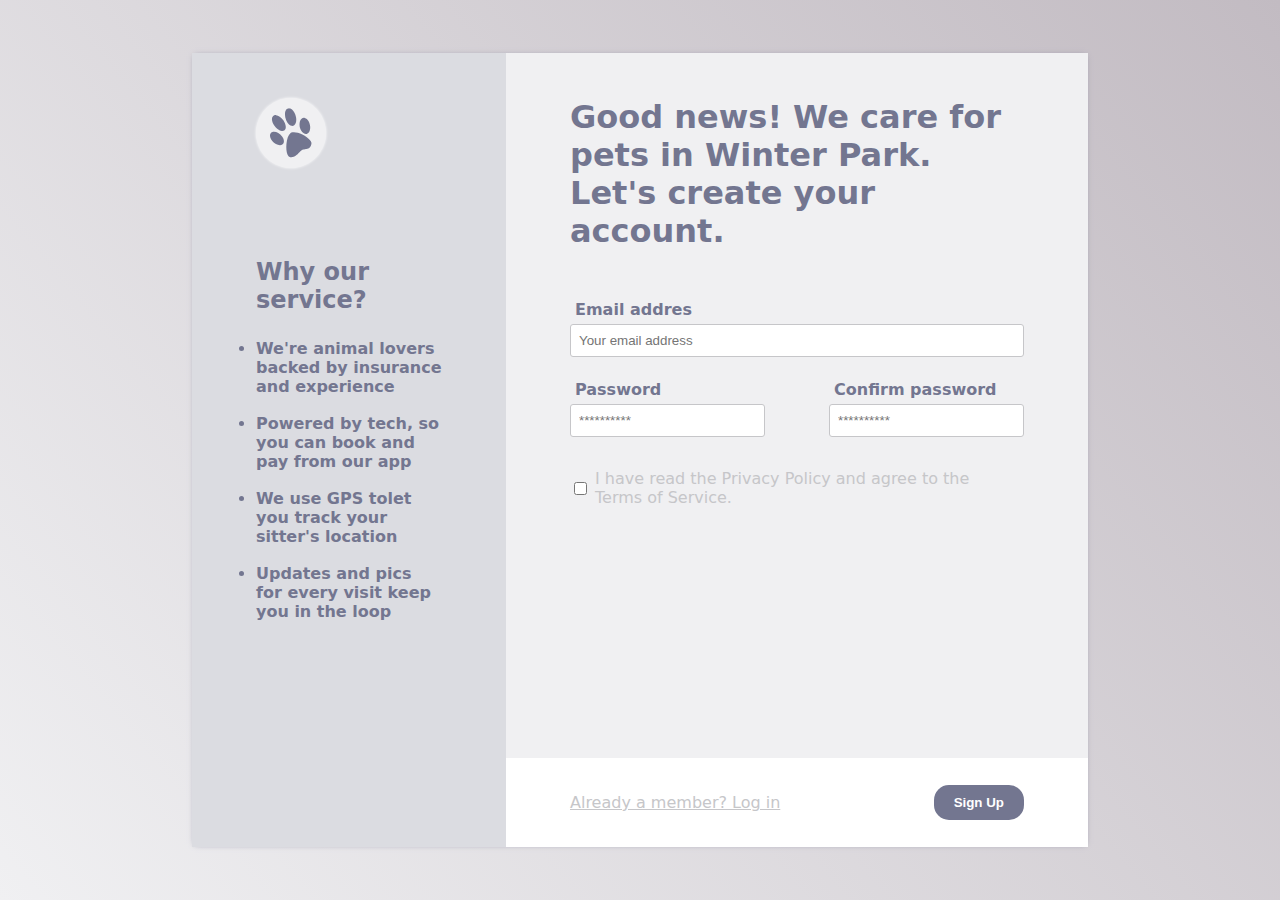
<file: 001/index.html>
<html>
  <head>
    <link rel="stylesheet" href="styles.css" />
  </head>
  <body>
    <div class="content1">
      <div class="left-side">
        <svg
          class="paw-icon"
          version="1.0"
          xmlns="http://www.w3.org/2000/svg"
          width="1280.000000pt"
          height="1280.000000pt"
          viewBox="0 0 1280.000000 1280.000000"
          preserveAspectRatio="xMidYMid meet"
        >
          <metadata>
            Created by potrace 1.15, written by Peter Selinger 2001-2017
          </metadata>
          <g
            transform="translate(0.000000,1280.000000) scale(0.100000,-0.100000)"
            fill="#000000"
            stroke="none"
          >
            <path
              d="M4615 12476 c-167 -39 -293 -112 -436 -255 -116 -115 -199 -232 -279
-391 -477 -954 -316 -2528 353 -3430 91 -123 249 -285 357 -366 354 -267 752
-281 1071 -38 327 250 551 732 636 1369 21 164 25 672 5 840 -82 702 -291
1283 -618 1722 -82 109 -243 273 -344 350 -94 71 -272 163 -365 188 -83 23
-302 29 -380 11z"
            />
            <path
              d="M8546 12274 c-311 -61 -636 -299 -905 -661 -346 -465 -580 -1080
-668 -1758 -28 -216 -25 -698 5 -894 70 -447 219 -789 442 -1011 191 -192 431
-281 675 -252 581 72 1154 706 1460 1616 254 755 281 1550 73 2156 -203 591
-615 897 -1082 804z"
            />
            <path
              d="M2095 9010 c-409 -65 -717 -395 -856 -919 -79 -301 -90 -716 -28
-1081 143 -850 635 -1631 1217 -1933 298 -154 595 -181 850 -75 376 156 623
560 704 1153 16 119 16 472 -1 610 -130 1102 -809 2069 -1564 2230 -89 19
-247 26 -322 15z"
            />
            <path
              d="M10570 8200 c-360 -77 -713 -330 -1006 -722 -318 -426 -532 -982
-594 -1542 -16 -146 -13 -460 5 -601 122 -948 766 -1403 1495 -1059 391 185
745 566 998 1073 480 960 449 2085 -73 2606 -220 220 -523 310 -825 245z"
            />
            <path
              d="M6225 6421 c-662 -118 -1497 -813 -2237 -1861 -579 -821 -987 -1705
-1109 -2405 -29 -168 -32 -468 -6 -583 41 -179 110 -297 244 -422 224 -207
493 -329 830 -376 175 -24 529 -15 754 19 301 47 555 108 1124 272 550 158
704 191 856 181 193 -13 338 -60 754 -243 298 -131 464 -193 606 -228 530
-128 976 39 1435 537 137 148 179 220 222 377 24 90 26 110 26 321 0 191 -3
245 -23 355 -118 667 -469 1473 -976 2240 -603 912 -1311 1569 -1902 1764
-215 71 -398 87 -598 52z"
            />
          </g>
        </svg>

        <div class="title">Why our service?</div>
        <ul>
          <li>We're animal lovers backed by insurance and experience</li>
          <li>Powered by tech, so you can book and pay from our app</li>
          <li>We use GPS tolet you track your sitter's location</li>
          <li>Updates and pics for every visit keep you in the loop</li>
        </ul>
      </div>
      <div class="right-side">
        <div class="upper-side">
          <div class="title">
            Good news! We care for pets in Winter Park. Let's create your
            account.
          </div>
          <div class="form">
            <div class="email">
              <label for="email">Email addres</label>
              <input type="text" placeholder="Your email address" />
            </div>
            <div class="password">
              <div class="password-first">
                <label for="password">Password</label>
                <input type="text" placeholder="**********" />
              </div>
              <div class="password-confirm">
                <label for="password-confirm">Confirm password</label>
                <input type="text" placeholder="**********" />
              </div>
            </div>
            <div class="terms">
              <input type="checkbox" name="terms" id="" />
              <label for="terms"
                >I have read the Privacy Policy and agree to the Terms of
                Service.</label
              >
            </div>
          </div>
        </div>
        <div class="lower-side">
          <a href="#" class="link"> Already a member? Log in </a>
          <button class="sign-up">Sign Up</button>
        </div>
      </div>
    </div>
  </body>
</html>
</file>
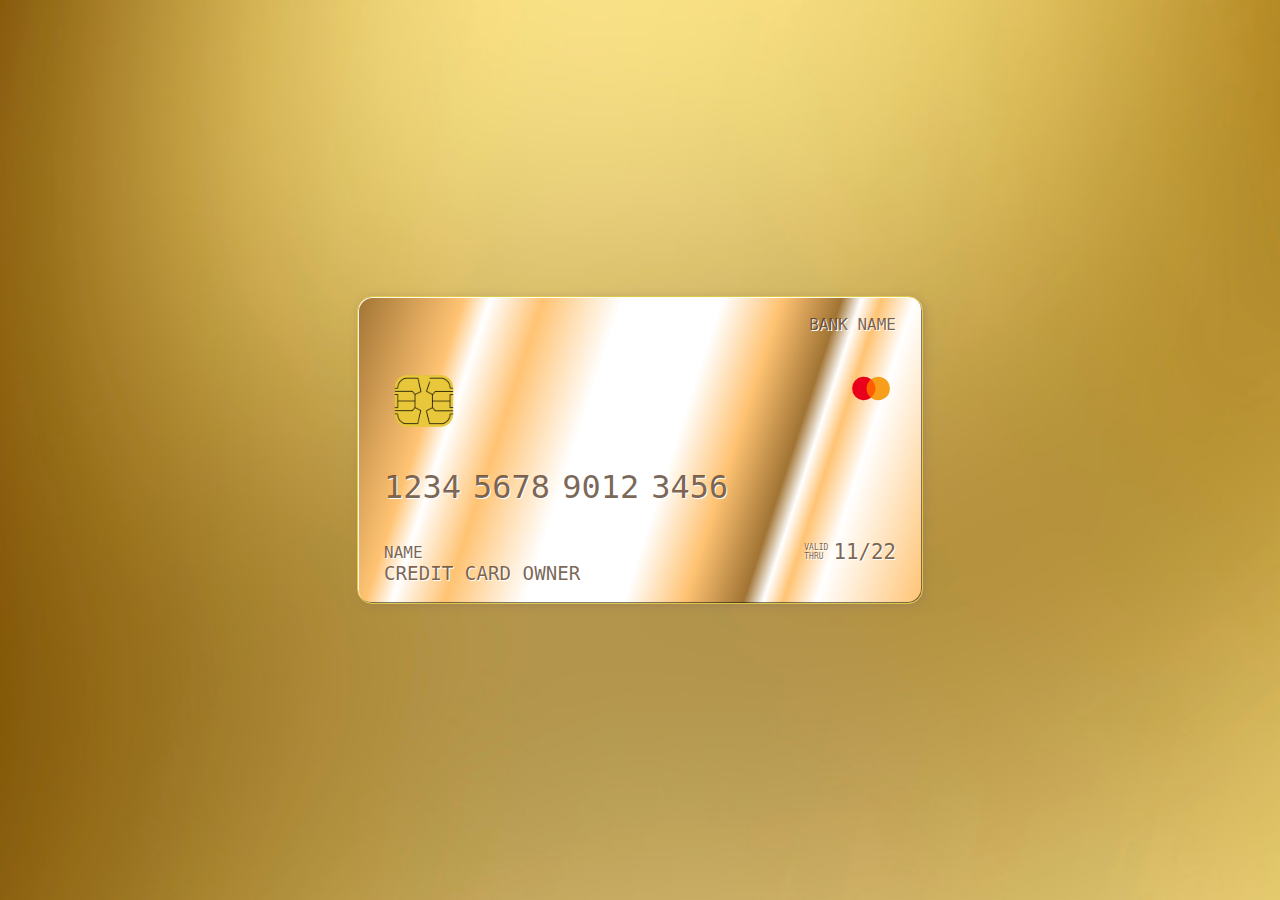
<file: 002/index.html>
<html>
  <head>
    <link rel="stylesheet" href="styles.css" />
  </head>
  <body>
    <div class="content">
      <div class="bank-name">bank name</div>
      <div class="chip">
        <img src="chip.png" alt="chip" class="chip-img" />
        <svg
          xmlns="http://www.w3.org/2000/svg"
          class="mastercard"
          width="2.11676in"
          height="1.5in"
          viewBox="0 0 152.407 108"
        >
          <g>
            <rect width="152.407" height="108" style="fill: none" />
            <g>
              <rect
                x="60.4117"
                y="25.6968"
                width="31.5"
                height="56.6064"
                style="fill: #ff5f00"
              />
              <path
                d="M382.20839,306a35.9375,35.9375,0,0,1,13.7499-28.3032,36,36,0,1,0,0,56.6064A35.938,35.938,0,0,1,382.20839,306Z"
                transform="translate(-319.79649 -252)"
                style="fill: #eb001b"
              />
              <path
                d="M454.20349,306a35.99867,35.99867,0,0,1-58.2452,28.3032,36.00518,36.00518,0,0,0,0-56.6064A35.99867,35.99867,0,0,1,454.20349,306Z"
                transform="translate(-319.79649 -252)"
                style="fill: #f79e1b"
              />
              <path
                d="M450.76889,328.3077v-1.1589h.4673v-.2361h-1.1901v.2361h.4675v1.1589Zm2.3105,0v-1.3973h-.3648l-.41959.9611-.41971-.9611h-.365v1.3973h.2576v-1.054l.3935.9087h.2671l.39351-.911v1.0563Z"
                transform="translate(-319.79649 -252)"
                style="fill: #f79e1b"
              />
            </g>
          </g>
        </svg>
      </div>
      <div class="number">
        <div class="pair">1234</div>
        <div class="pair">5678</div>
        <div class="pair">9012</div>
        <div class="pair">3456</div>
      </div>
      <div class="personal-info">
        <div class="name">
          <div class="label">name</div>
          <div class="user-name">credit card owner</div>
        </div>
        <div class="valid-date">
          <div class="label">valid thru</div>
          <div class="date">11/22</div>
        </div>
      </div>
    </div>
  </body>
</html>
</file>
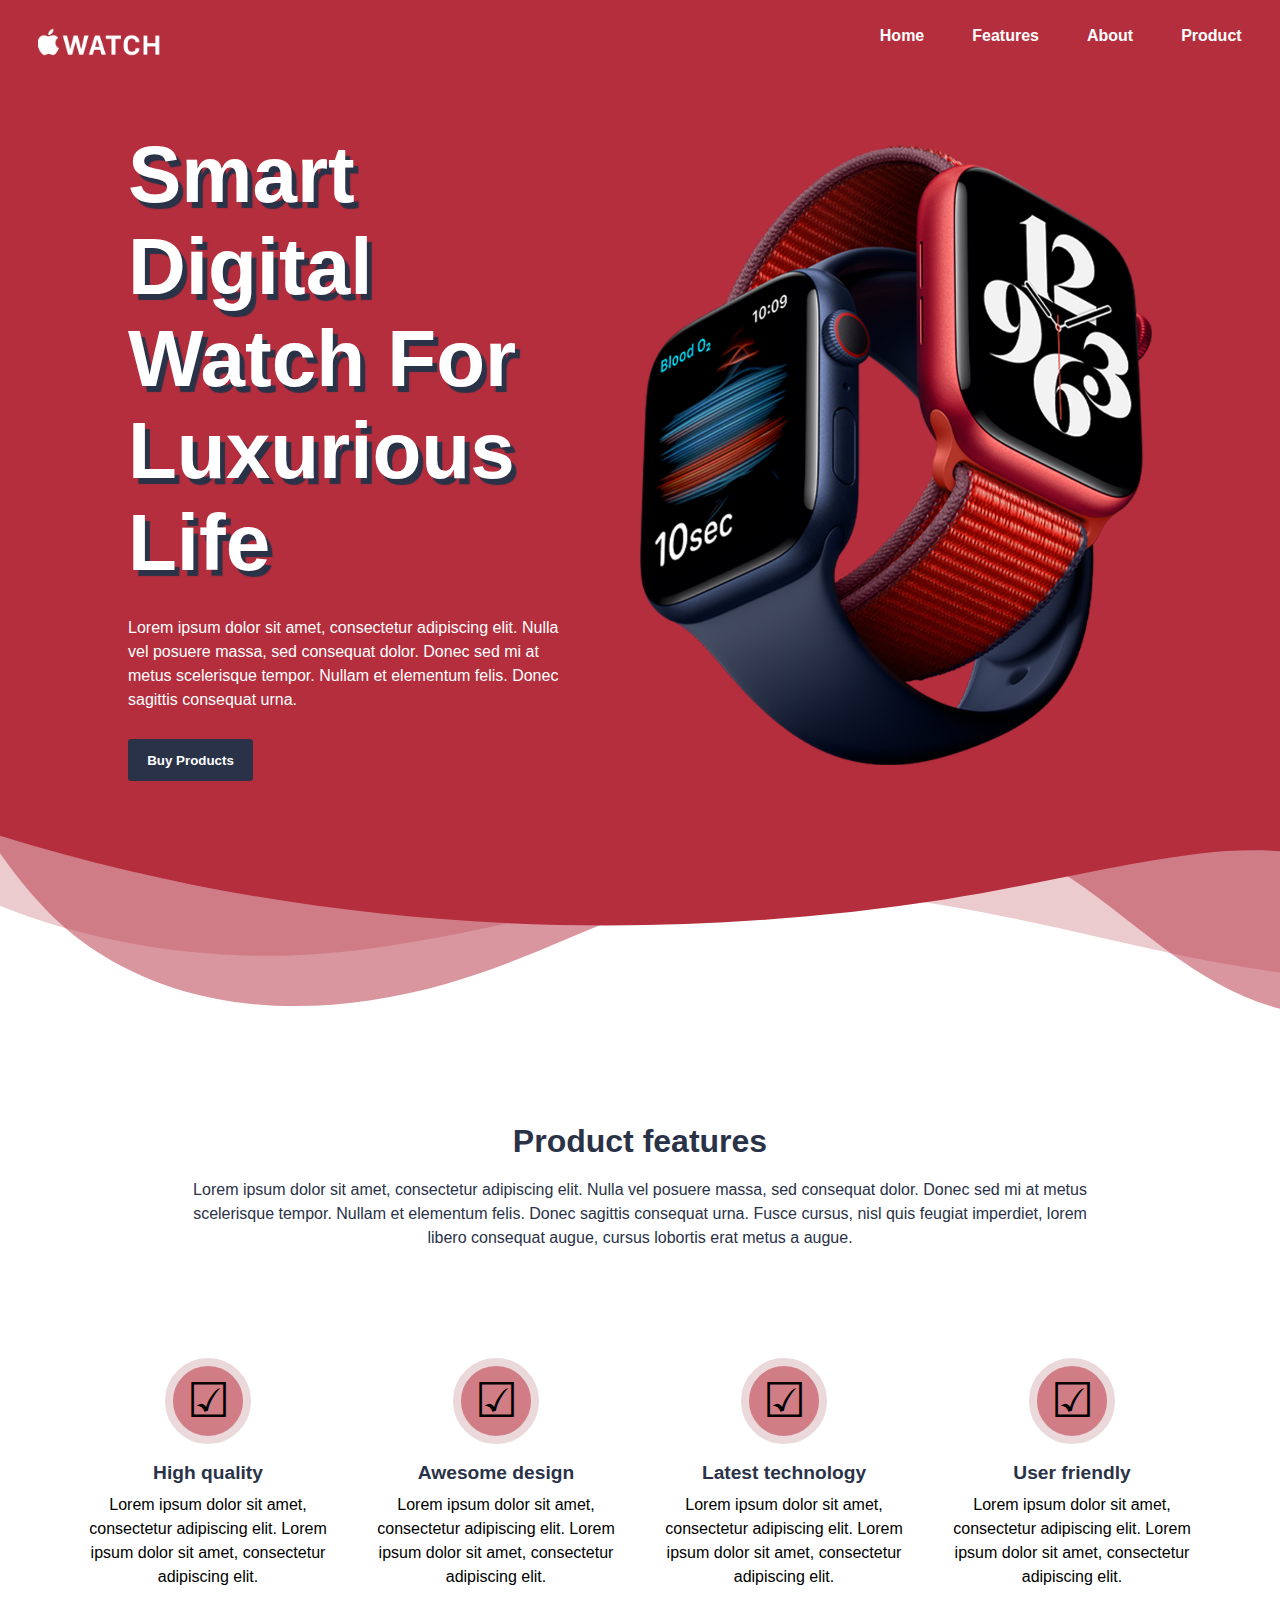
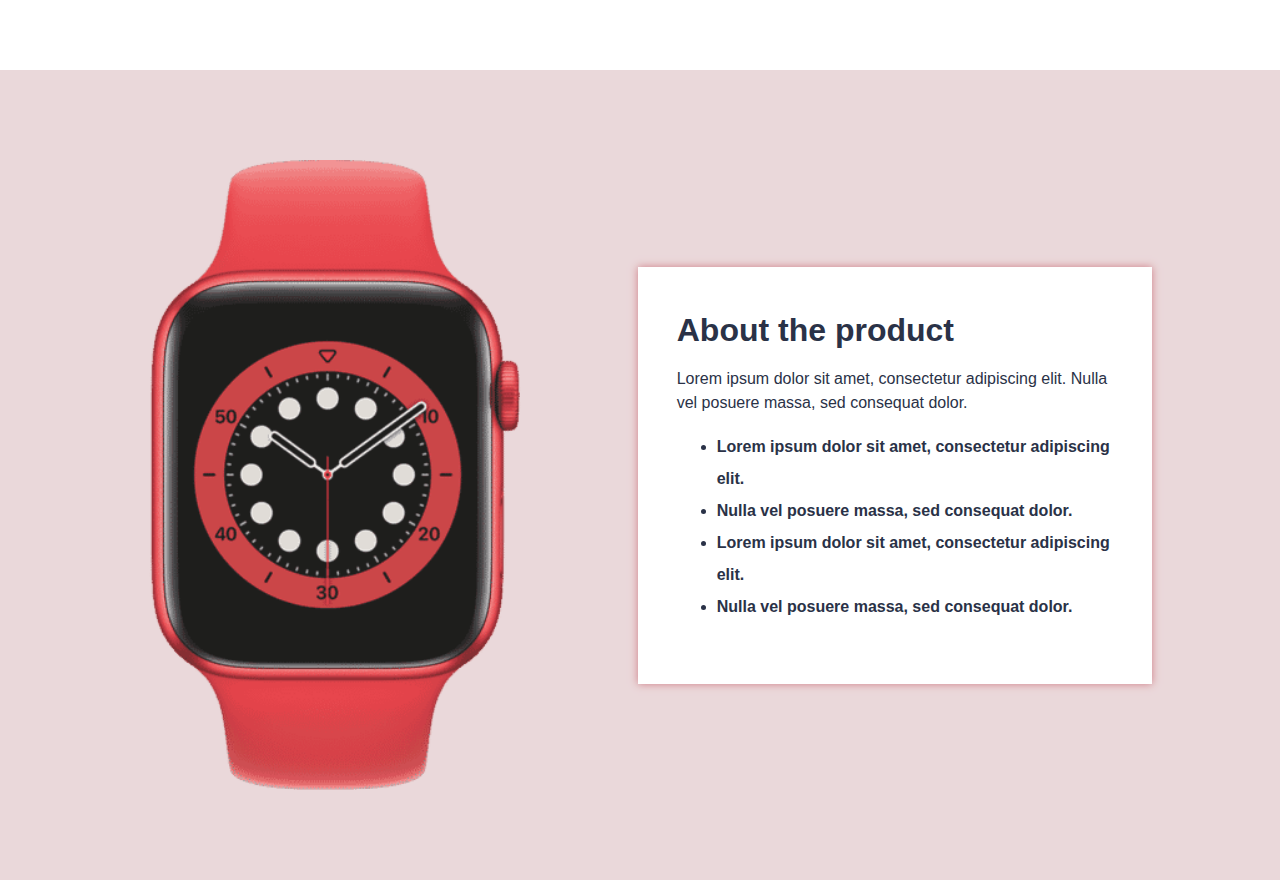
<file: 003/index.html>
<html>
  <head>
    <link rel="stylesheet" href="styles.css" />
  </head>
  <body>
    <div class="header">
      <div class="navbar">
        <img src="logo.png" alt="logo" class="logo" />
        <div class="menu">
          <div class="menu-item">home</div>
          <div class="menu-item">features</div>
          <div class="menu-item">about</div>
          <div class="menu-item">product</div>
        </div>
      </div>
      <div class="content">
        <div class="description">
          <div class="title">smart digital watch for luxurious life</div>
          <div class="subtitle">
            Lorem ipsum dolor sit amet, consectetur adipiscing elit. Nulla vel
            posuere massa, sed consequat dolor. Donec sed mi at metus
            scelerisque tempor. Nullam et elementum felis. Donec sagittis
            consequat urna.
          </div>
          <button>buy products</button>
        </div>
        <img src="picture2.png" alt="" />
      </div>
    </div>
    <div class="custom-shape-divider-top-1638175933">
      <svg
        data-name="Layer 1"
        xmlns="http://www.w3.org/2000/svg"
        viewBox="0 0 1200 120"
        preserveAspectRatio="none"
      >
        <path
          d="M0,0V46.29c47.79,22.2,103.59,32.17,158,28,70.36-5.37,136.33-33.31,206.8-37.5C438.64,32.43,512.34,53.67,583,72.05c69.27,18,138.3,24.88,209.4,13.08,36.15-6,69.85-17.84,104.45-29.34C989.49,25,1113-14.29,1200,52.47V0Z"
          opacity=".25"
          class="shape-fill"
        ></path>
        <path
          d="M0,0V15.81C13,36.92,27.64,56.86,47.69,72.05,99.41,111.27,165,111,224.58,91.58c31.15-10.15,60.09-26.07,89.67-39.8,40.92-19,84.73-46,130.83-49.67,36.26-2.85,70.9,9.42,98.6,31.56,31.77,25.39,62.32,62,103.63,73,40.44,10.79,81.35-6.69,119.13-24.28s75.16-39,116.92-43.05c59.73-5.85,113.28,22.88,168.9,38.84,30.2,8.66,59,6.17,87.09-7.5,22.43-10.89,48-26.93,60.65-49.24V0Z"
          opacity=".5"
          class="shape-fill"
        ></path>
        <path
          d="M0,0V5.63C149.93,59,314.09,71.32,475.83,42.57c43-7.64,84.23-20.12,127.61-26.46,59-8.63,112.48,12.24,165.56,35.4C827.93,77.22,886,95.24,951.2,90c86.53-7,172.46-45.71,248.8-84.81V0Z"
          class="shape-fill"
        ></path>
      </svg>
    </div>
    <div class="features">
      <div class="title">Product features</div>
      <div class="description">
        Lorem ipsum dolor sit amet, consectetur adipiscing elit. Nulla vel
        posuere massa, sed consequat dolor. Donec sed mi at metus scelerisque
        tempor. Nullam et elementum felis. Donec sagittis consequat urna. Fusce
        cursus, nisl quis feugiat imperdiet, lorem libero consequat augue,
        cursus lobortis erat metus a augue.
      </div>
    </div>
    <div class="functions">
      <div class="card">
        <div class="icon">☑</div>
        <div class="title">High quality</div>
        <div class="description">
          Lorem ipsum dolor sit amet, consectetur adipiscing elit. Lorem ipsum
          dolor sit amet, consectetur adipiscing elit.
        </div>
      </div>
      <div class="card">
        <div class="icon">☑</div>
        <div class="title">Awesome design</div>
        <div class="description">
          Lorem ipsum dolor sit amet, consectetur adipiscing elit. Lorem ipsum
          dolor sit amet, consectetur adipiscing elit.
        </div>
      </div>
      <div class="card">
        <div class="icon">☑</div>
        <div class="title">Latest technology</div>
        <div class="description">
          Lorem ipsum dolor sit amet, consectetur adipiscing elit. Lorem ipsum
          dolor sit amet, consectetur adipiscing elit.
        </div>
      </div>
      <div class="card">
        <div class="icon">☑</div>
        <div class="title">User friendly</div>
        <div class="description">
          Lorem ipsum dolor sit amet, consectetur adipiscing elit. Lorem ipsum
          dolor sit amet, consectetur adipiscing elit.
        </div>
      </div>
    </div>
    <div class="product">
      <img src="picture1.png" alt="" />
      <div class="description">
        <div class="title">About the product</div>
        <div class="subtitle">
          Lorem ipsum dolor sit amet, consectetur adipiscing elit. Nulla vel
          posuere massa, sed consequat dolor.
        </div>
        <ul>
          <li>Lorem ipsum dolor sit amet, consectetur adipiscing elit.</li>
          <li>Nulla vel posuere massa, sed consequat dolor.</li>
          <li>Lorem ipsum dolor sit amet, consectetur adipiscing elit.</li>
          <li>Nulla vel posuere massa, sed consequat dolor.</li>
        </ul>
      </div>
    </div>
  </body>
</html>
</file>
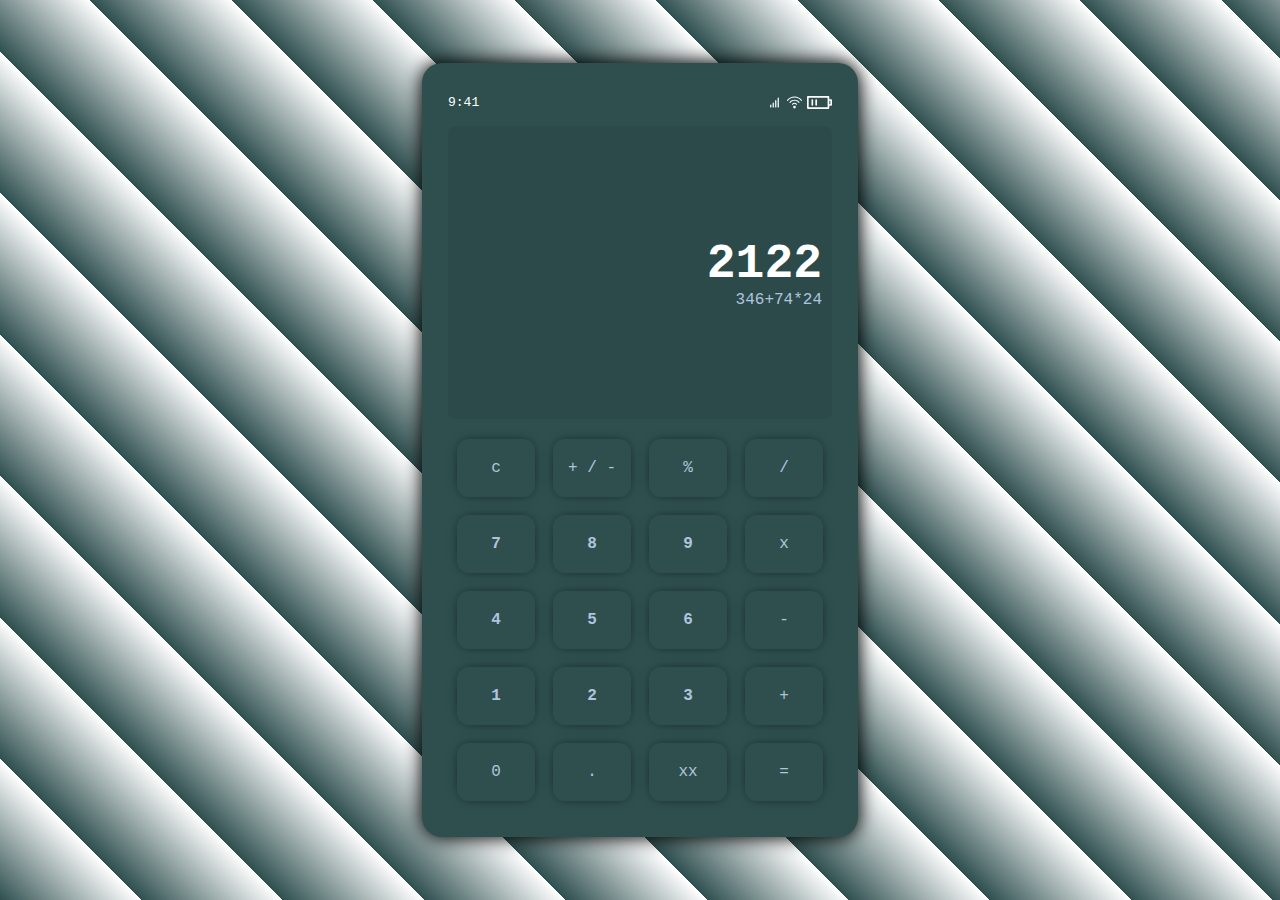
<file: 004/index.html>
<html>
  <head>
    <link rel="stylesheet" href="styles.css" />
  </head>
  <body>
    <div class="interface">
      <div class="mobile-toolbar">
        <div class="left">
          <div class="hour">9:41</div>
        </div>
        <div class="right">
          <svg
            class="signal"
            viewBox="0 0 24 24"
            xmlns="http://www.w3.org/2000/svg"
          >
            <path
              d="M6,15a1,1,0,0,0-1,1v3a1,1,0,0,0,2,0V16A1,1,0,0,0,6,15Zm4-3a1,1,0,0,0-1,1v6a1,1,0,0,0,2,0V13A1,1,0,0,0,10,12Zm8-8a1,1,0,0,0-1,1V19a1,1,0,0,0,2,0V5A1,1,0,0,0,18,4ZM14,8a1,1,0,0,0-1,1V19a1,1,0,0,0,2,0V9A1,1,0,0,0,14,8Z"
            />
          </svg>
          <svg
            class="wifi"
            version="1.1"
            id="Layer_1"
            xmlns="http://www.w3.org/2000/svg"
            xmlns:xlink="http://www.w3.org/1999/xlink"
            x="0px"
            y="0px"
            viewBox="0 0 512 512"
            style="enable-background: new 0 0 512 512"
            xml:space="preserve"
          >
            <g>
              <g>
                <g>
                  <path
                    style="fill: white"
                    d="M508.059,174.525c-128.896-162.745-374.998-163.027-504.118,0
                            c-6.253,7.894-4.921,19.364,2.974,25.616s19.363,4.921,25.616-2.974c114.311-144.329,332.453-144.55,446.94,0
                            c6.256,7.901,17.725,9.222,25.616,2.974C512.981,193.887,514.312,182.419,508.059,174.525z"
                  />
                  <path
                    style="fill: white"
                    d="M87.372,240.465c-6.255,7.893-4.927,19.362,2.966,25.616c7.896,6.257,19.363,4.925,25.616-2.966
                            c71.667-90.439,208.291-90.605,280.09,0c6.256,7.893,17.724,9.221,25.616,2.966c7.893-6.255,9.222-17.723,2.966-25.616
                            C338.355,131.595,173.775,131.429,87.372,240.465z"
                  />
                  <path
                    style="fill: white"
                    d="M170.757,306.4c-6.25,7.897-4.916,19.364,2.981,25.615c7.897,6.25,19.365,4.916,25.615-2.981
                            c28.925-36.546,84.318-36.607,113.292,0c6.251,7.897,17.717,9.232,25.615,2.981c7.897-6.251,9.23-17.718,2.981-25.615
                            C297.724,251.418,214.345,251.33,170.757,306.4z"
                  />
                  <circle
                    style="fill: white"
                    cx="256.003"
                    cy="413.695"
                    r="45.945"
                  />
                </g>
              </g>
            </g>
            <g></g>
            <g></g>
            <g></g>
            <g></g>
            <g></g>
            <g></g>
            <g></g>
            <g></g>
            <g></g>
            <g></g>
            <g></g>
            <g></g>
            <g></g>
            <g></g>
            <g></g>
          </svg>
          <svg
            class="battery"
            version="1.1"
            id="Capa_1"
            xmlns="http://www.w3.org/2000/svg"
            xmlns:xlink="http://www.w3.org/1999/xlink"
            x="0px"
            y="0px"
            viewBox="0 0 269.749 269.749"
            style="enable-background: new 0 0 269.749 269.749"
            xml:space="preserve"
          >
            <g>
              <path
                d="M57.341,171.042c4.971,0,9-4.029,9-9v-54.335c0-4.971-4.029-9-9-9s-9,4.029-9,9v54.335
             C48.341,167.013,52.37,171.042,57.341,171.042z"
              />
              <path
                d="M99.237,171.042c4.971,0,9-4.029,9-9v-54.335c0-4.971-4.029-9-9-9s-9,4.029-9,9v54.335
             C90.237,167.013,94.266,171.042,99.237,171.042z"
              />
              <path
                d="M260.749,98.707h-19.433c-0.32,0-0.635,0.018-0.947,0.05v-24.37c0-4.971-4.029-9-9-9H9c-4.971,0-9,4.029-9,9v120.974
             c0,4.971,4.029,9,9,9h222.369c4.971,0,9-4.029,9-9v-24.37c0.311,0.033,0.627,0.05,0.947,0.05h19.433c4.971,0,9-4.029,9-9v-54.335
             C269.749,102.736,265.72,98.707,260.749,98.707z M222.369,186.361H18V83.388h204.369V186.361z M251.749,153.042h-10.433
             c-0.32,0-0.635,0.018-0.947,0.05v-36.436c0.311,0.033,0.627,0.05,0.947,0.05h10.433V153.042z"
              />
            </g>
            <g></g>
            <g></g>
            <g></g>
            <g></g>
            <g></g>
            <g></g>
            <g></g>
            <g></g>
            <g></g>
            <g></g>
            <g></g>
            <g></g>
            <g></g>
            <g></g>
            <g></g>
          </svg>
        </div>
      </div>
      <div class="result">
        <div class="result-calculation">2122</div>
        <div class="formula">346+74*24</div>
      </div>
      <div class="buttons">
        <div class="button">c</div>
        <div class="button">+ / -</div>
        <div class="button">%</div>
        <div class="button">/</div>
        <div class="button number">7</div>
        <div class="button number">8</div>
        <div class="button number">9</div>
        <div class="button">x</div>
        <div class="button number">4</div>
        <div class="button number">5</div>
        <div class="button number">6</div>
        <div class="button">-</div>
        <div class="button number">1</div>
        <div class="button number">2</div>
        <div class="button number">3</div>
        <div class="button">+</div>
        <div class="button">0</div>
        <div class="button">.</div>
        <div class="button erase">xx</div>
        <div class="button">=</div>
      </div>
    </div>
  </body>
</html>
</file>
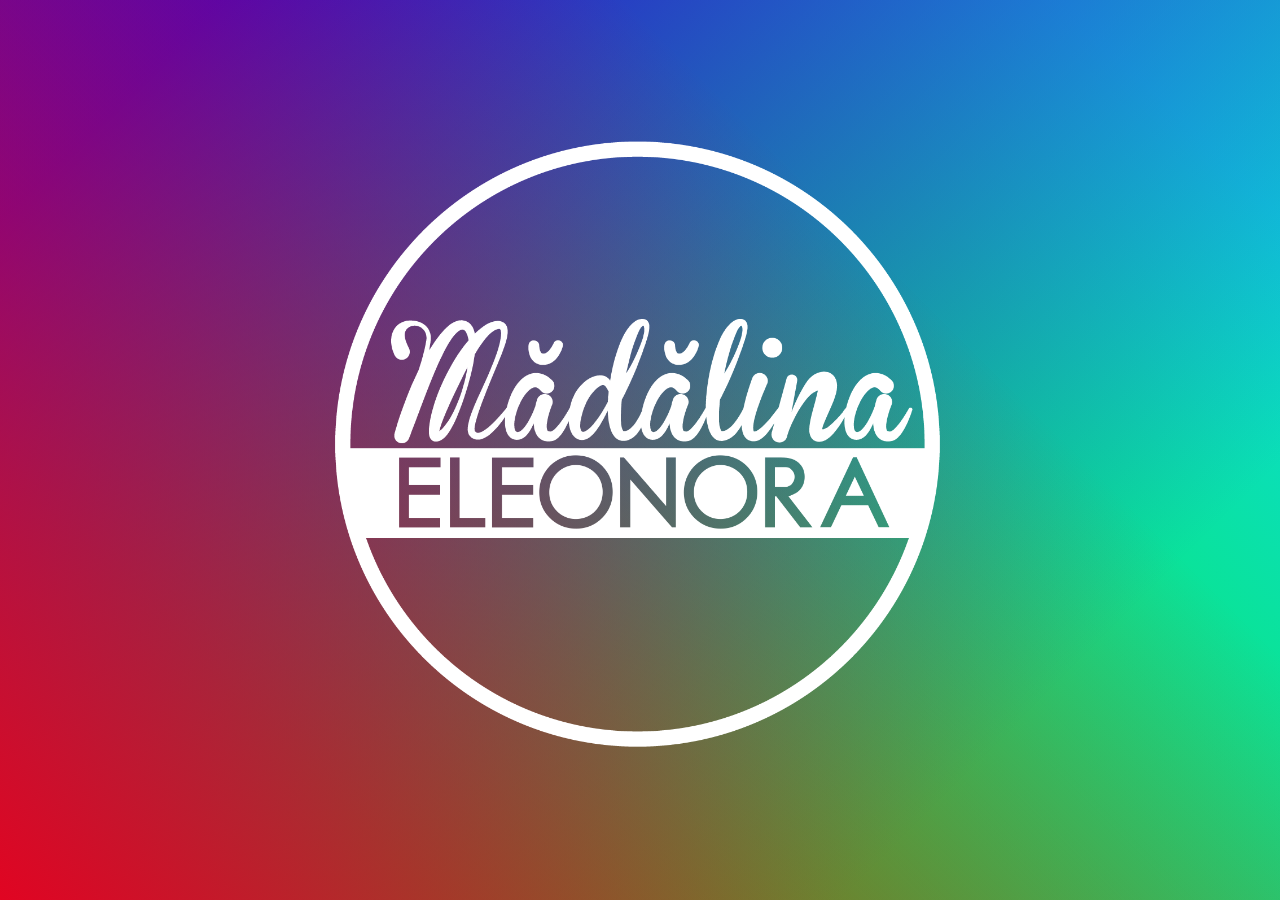
<file: 005/index.html>
<html>
  <head> </head>
  <body
    style="
      background: linear-gradient(
          45deg,
          hsla(352, 96%, 45%, 1) 0%,
          hsla(352, 96%, 45%, 0) 70%
        ),
        linear-gradient(
          135deg,
          hsla(253, 95%, 42%, 1) 10%,
          hsla(253, 95%, 42%, 0) 80%
        ),
        linear-gradient(
          225deg,
          hsla(179, 91%, 45%, 1) 10%,
          hsla(179, 91%, 45%, 0) 80%
        ),
        linear-gradient(
          315deg,
          hsla(119, 96%, 49%, 1) 100%,
          hsla(119, 96%, 49%, 0) 70%
        );
        justify-content: center;
        display: flex;
        align-items: center;
    "
  >
    <img src="./LOGO-white.png" alt="" style="width: 50vw; height: fit-content;" />
  </body>
</html>
</file>
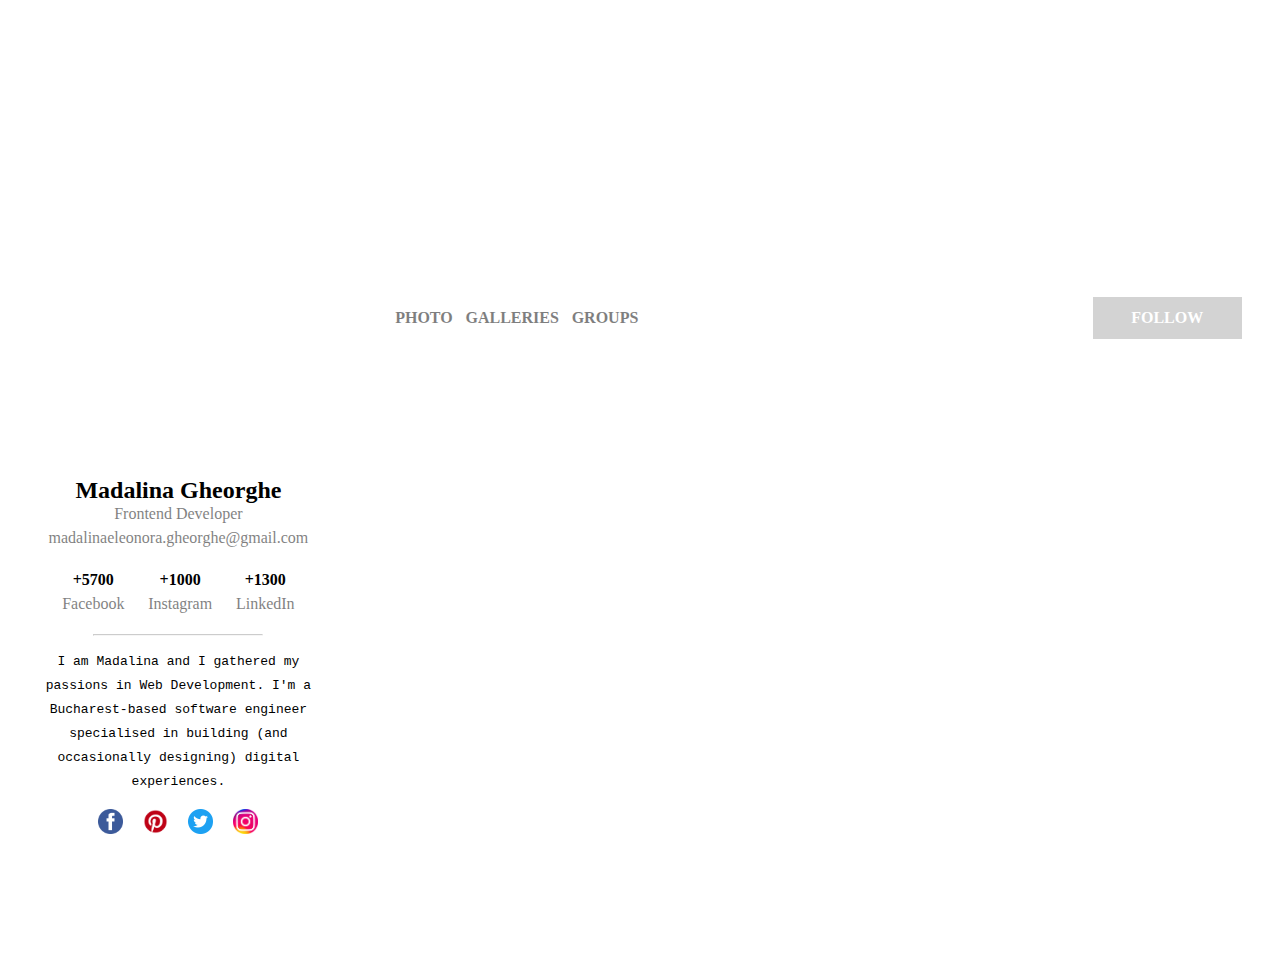
<file: 006/index.html>
<html>
  <head>
    <link rel="stylesheet" href="styles.css" />
  </head>
  <body>
    <div class="header-image"></div>
    <div class="sides">
      <div class="left-side">
        <div class="profile-picture"></div>
        <div class="name">Madalina Gheorghe</div>
        <div class="occupation">Frontend Developer</div>
        <div class="email">madalinaeleonora.gheorghe@gmail.com</div>
        <div class="social">
          <div class="item">
            <div class="number">+5700</div>
            <div class="name">Facebook</div>
          </div>
          <div class="item">
            <div class="number">+1000</div>
            <div class="name">Instagram</div>
          </div>
          <div class="item">
            <div class="number">+1300</div>
            <div class="name">LinkedIn</div>
          </div>
        </div>
        <hr>
        <div class="description">
          I am Madalina and I gathered my passions in Web Development. I'm a
          Bucharest-based software engineer specialised in building (and
          occasionally designing) digital experiences.
        </div>
        <div class="social-icons">
          <img src="./facebook.png" alt="" />
          <img src="./pinterest.png" alt="" />
          <img src="./twitter.png" alt="" />
          <img src="./instagram.png" alt="" />
        </div>
      </div>
      <div class="right-side">
        <div class="row">
          <div class="titles">
            <div class="title">photo</div>
            <div class="title">galleries</div>
            <div class="title">groups</div>
          </div>
          <div class="button">follow</div>
        </div>
        <div class="images">
          <div style="background: url(https://images.unsplash.com/photo-1500964757637-c85e8a162699?ixlib=rb-1.2.1&ixid=MnwxMjA3fDB8MHxzZWFyY2h8MXx8YmVhdXRpZnVsJTIwbGFuZHNjYXBlc3xlbnwwfHwwfHw%3D&w=1000&q=80)"></div>
          <div style="background: url(https://images.theconversation.com/files/125391/original/image-20160606-13080-s7o3qu.jpg?ixlib=rb-1.1.0&rect=273%2C0%2C2639%2C1379&q=45&auto=format&w=926&fit=clip)"></div>
          <div style="background: url(https://www.jardineriaon.com/wp-content/uploads/2020/11/paisajes.jpg)"></div>
          <div style="background: url(https://i1.adis.ws/i/canon/pro-best-mirrorless-kit-landscapes-5_0a541f111fd14550b7116de7b36cad79?$media-collection-full-dt-jpg$)"></div>
          <div style="background: url(https://photographylife.com/wp-content/uploads/2017/01/What-is-landscape-photography.jpg)"></div>
          <div style="background: url(https://www.holidify.com/images/cmsuploads/compressed/6798131969_f44b4e3cac_o_20190828170253.jpg)"></div>
        </div>
      </div>
    </div>
  </body>
</html>
</file>
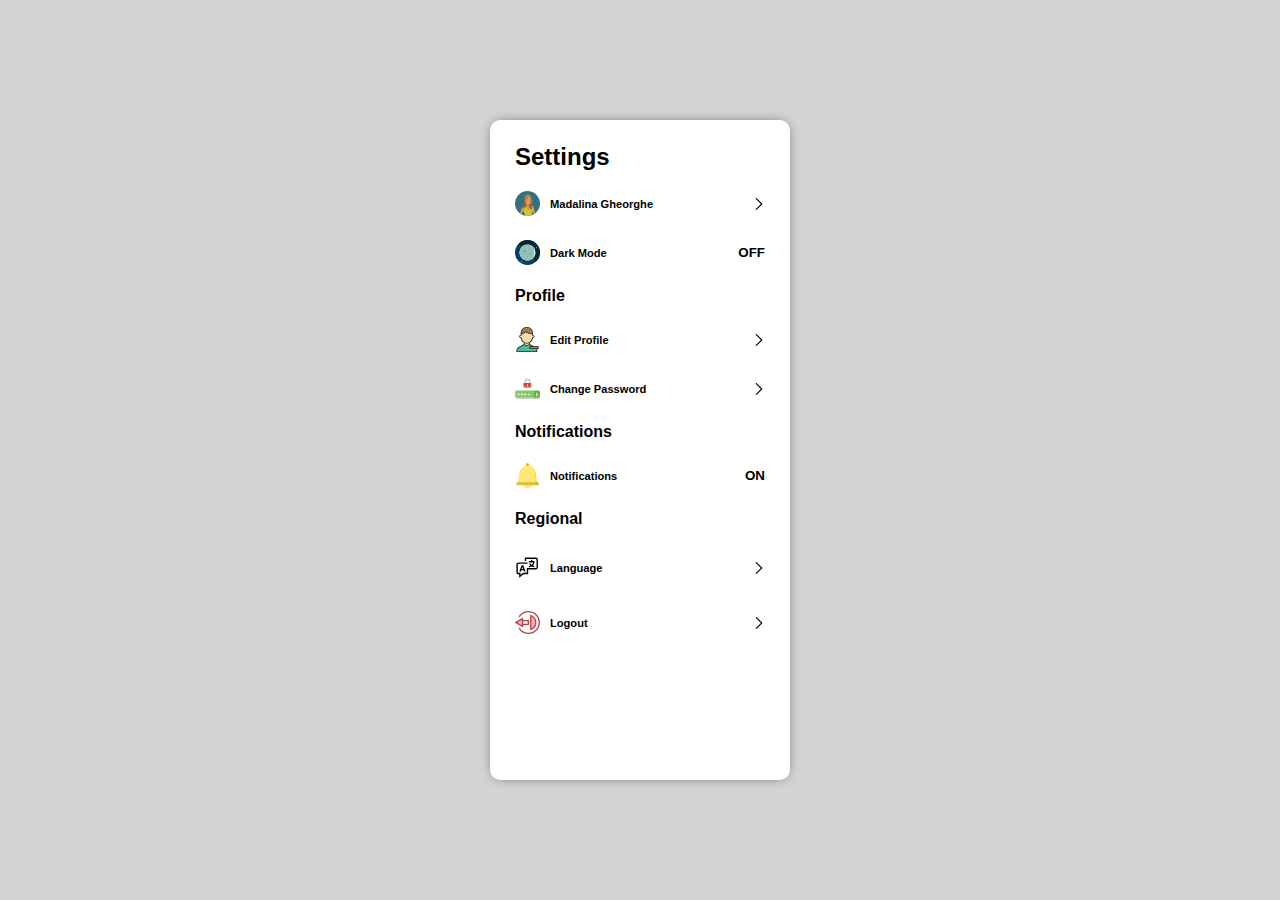
<file: 007/index.html>
<html>
  <head>
    <link rel="stylesheet" href="styles.css" />
  </head>
  <body>
    <div class="content">
      <div class="title">Settings</div>
      <div class="custom-row">
        <div class="image">
          <svg
            version="1.1"
            id="Layer_1"
            xmlns="http://www.w3.org/2000/svg"
            xmlns:xlink="http://www.w3.org/1999/xlink"
            x="0px"
            y="0px"
            viewBox="0 0 473.931 473.931"
            style="enable-background: new 0 0 473.931 473.931"
            xml:space="preserve"
          >
            <circle
              style="fill: #337180"
              cx="236.966"
              cy="236.966"
              r="236.966"
            />
            <g>
              <path
                style="fill: #d69d61"
                d="M292.591,284.022l0.015,0.03l18.308-0.812l27.955,43.73l4.969,42.312l-7.76,16.946l22.926,53.874
               c8.06-4.853,15.786-10.208,23.188-15.959l-37.882-142.527L292.591,284.022z"
              />
              <path
                style="fill: #d69d61"
                d="M152.51,370.528l15.641-67.43l5.13-1.433l-36.243,6.327L94.247,426.13
               c9.253,6.993,19.031,13.332,29.276,18.933l29.137-74.244L152.51,370.528z"
              />
            </g>
            <path
              style="fill: #d5c427"
              d="M338.865,326.966l-27.955-43.73l-18.308,0.812l-20.58,0.909l-74.498,9.931l-24.247,6.773l-5.13,1.433
           l-15.641,67.43l0.153,0.292l13.979,26.237l12.569,26.896l4.456,43.887c17.13,3.94,34.948,6.092,53.275,6.092
           c26.544,0,52.04-4.43,75.864-12.479l7.57-40.95l15.689-34.278l7.76-16.946L338.865,326.966z"
            />
            <path
              style="fill: #b2723a"
              d="M252.023,90.768c0,0-11.787,146.988,75.004,176.458c0,0-5.093-7.992-12.681-42.922
           c0,0,7.397,19.057,26.739,17.53c0,0-27.221-39.266-28.647-68.613c0,0-0.49,14.14,27.412,19.255c0,0-28.553-42.731-31.345-75.539
           C308.508,116.937,285.612,79.718,252.023,90.768z"
            />
            <path
              style="fill: #ce945f"
              d="M243.173,208.573c16.056-0.299,29.874,11.308,30.877,25.934l4.165,61.226
           c0.995,14.612-20.834,90.098-20.834,90.098s-36.306-74.416-37.302-89.039l-4.165-61.215
           C214.912,220.958,227.117,208.865,243.173,208.573z"
            />
            <g>
              <path
                style="fill: #9f6029"
                d="M241.516,183.324c0,0-27.349,137.959-86.337,152.118c0,0,5.811-7.484,16.598-41.56
               c0,0-9.126,18.293-28.247,14.978c0,0,30.724-36.579,34.866-65.668c0,0-0.827,14.125-29.077,16.632c0,0,32.381-39.902,38.185-72.31
               C187.5,187.518,209.097,169.217,241.516,183.324z"
              />
              <path
                style="fill: #9f6029"
                d="M245.265,204.087c0,0,16.939,139.616,74.704,158.157c0,0-5.231-7.895-13.433-42.682
               c0,0,7.73,18.918,27.042,17.051c0,0-27.902-38.783-29.855-68.1c0,0-0.236,14.151,27.749,18.769c0,0-29.298-42.215-32.662-74.97
               C298.809,212.307,278.649,192.446,245.265,204.087z"
              />
            </g>
            <path
              style="fill: #d69d61"
              d="M297.552,219.682c1.212,24.681-19.322,44.119-45.867,43.423l0,0
           c-26.544-0.703-49.043-21.272-50.259-45.953l-5.066-103.374c-1.205-24.677,19.33-44.119,45.874-43.423l0,0
           c26.537,0.703,49.036,21.272,50.252,45.949L297.552,219.682z"
            />
            <g>
              <path
                style="fill: #be7c3f"
                d="M260.73,70.469c0,0-27.349,137.955-86.345,152.117c0,0,5.818-7.484,16.606-41.56
               c0,0-9.134,18.286-28.247,14.978c0,0,30.724-36.583,34.866-65.672c0,0-0.827,14.125-29.077,16.636c0,0,32.381-39.902,38.185-72.317
               C206.714,74.656,228.307,56.358,260.73,70.469z"
              />
              <path
                style="fill: #be7c3f"
                d="M251.768,89.387c0,0,26.031,40.86,52.048,49.204c0,0-13.01-1.848-10.245-35.289
               c0,0-0.007-27.872-27.872-37.144C265.699,66.162,247.113,66.169,251.768,89.387z"
              />
            </g>
            <g></g>
            <g></g>
            <g></g>
            <g></g>
            <g></g>
            <g></g>
            <g></g>
            <g></g>
            <g></g>
            <g></g>
            <g></g>
            <g></g>
            <g></g>
            <g></g>
            <g></g>
          </svg>
        </div>
        <div class="text">Madalina Gheorghe</div>
        <div class="action">
          <svg
            version="1.1"
            id="Layer_1"
            xmlns="http://www.w3.org/2000/svg"
            xmlns:xlink="http://www.w3.org/1999/xlink"
            x="0px"
            y="0px"
            viewBox="0 0 330 330"
            style="enable-background: new 0 0 330 330"
            xml:space="preserve"
          >
            <path
              id="XMLID_222_"
              d="M250.606,154.389l-150-149.996c-5.857-5.858-15.355-5.858-21.213,0.001
	c-5.857,5.858-5.857,15.355,0.001,21.213l139.393,139.39L79.393,304.394c-5.857,5.858-5.857,15.355,0.001,21.213
	C82.322,328.536,86.161,330,90,330s7.678-1.464,10.607-4.394l149.999-150.004c2.814-2.813,4.394-6.628,4.394-10.606
	C255,161.018,253.42,157.202,250.606,154.389z"
            />
            <g></g>
            <g></g>
            <g></g>
            <g></g>
            <g></g>
            <g></g>
            <g></g>
            <g></g>
            <g></g>
            <g></g>
            <g></g>
            <g></g>
            <g></g>
            <g></g>
            <g></g>
          </svg>
        </div>
      </div>
      <div class="custom-row">
        <div class="image">
          <svg
            version="1.1"
            id="Layer_1"
            xmlns="http://www.w3.org/2000/svg"
            xmlns:xlink="http://www.w3.org/1999/xlink"
            x="0px"
            y="0px"
            viewBox="0 0 499.6 499.6"
            style="enable-background: new 0 0 499.6 499.6"
            xml:space="preserve"
          >
            <circle style="fill: #063f66" cx="249.6" cy="250" r="249.6" />
            <path
              style="fill: #022730"
              d="M72.8,73.2c97.6-97.6,256-97.6,353.6,0s97.6,256,0,353.6"
            />
            <g>
              <ellipse
                style="fill: #dcf9f6"
                cx="133.6"
                cy="425.2"
                rx="2.4"
                ry="21.6"
              />
              <ellipse
                style="fill: #dcf9f6"
                cx="133.6"
                cy="426"
                rx="21.6"
                ry="2.4"
              />

              <ellipse
                transform="matrix(0.7054 -0.7088 0.7088 0.7054 18.6212 346.765)"
                style="fill: #dcf9f6"
                cx="426.474"
                cy="150.981"
                rx="21.6"
                ry="2.4"
              />

              <ellipse
                transform="matrix(0.7054 0.7088 -0.7088 0.7054 232.7671 -257.5539)"
                style="fill: #dcf9f6"
                cx="426.225"
                cy="151.245"
                rx="21.6"
                ry="2.4"
              />
              <ellipse
                style="fill: #dcf9f6"
                cx="366.4"
                cy="84.4"
                rx="0.8"
                ry="9.6"
              />
              <ellipse
                style="fill: #dcf9f6"
                cx="366.4"
                cy="84.4"
                rx="9.6"
                ry="0.8"
              />

              <ellipse
                transform="matrix(-0.7107 -0.7035 0.7035 -0.7107 232.771 301.5383)"
                style="fill: #dcf9f6"
                cx="178.387"
                cy="102.907"
                rx="10.4"
                ry="0.8"
              />

              <ellipse
                transform="matrix(0.7107 -0.7035 0.7035 0.7107 -20.6411 155.2913)"
                style="fill: #dcf9f6"
                cx="178.491"
                cy="102.742"
                rx="10.4"
                ry="0.8"
              />

              <ellipse
                transform="matrix(-0.7089 -0.7053 0.7053 -0.7089 -92.7171 692.6153)"
                style="fill: #dcf9f6"
                cx="96.571"
                cy="365.441"
                rx="10.4"
                ry="0.8"
              />

              <ellipse
                transform="matrix(0.7089 -0.7053 0.7053 0.7089 -229.2989 174.8202)"
                style="fill: #dcf9f6"
                cx="97.139"
                cy="365.198"
                rx="10.4"
                ry="0.8"
              />

              <ellipse
                transform="matrix(0.6999 -0.7143 0.7143 0.6999 37.5702 239.1812)"
                style="fill: #dcf9f6"
                cx="303.395"
                cy="74.884"
                rx="4.8"
                ry="0.8"
              />

              <ellipse
                transform="matrix(0.6999 0.7143 -0.7143 0.6999 144.8238 -194.2028)"
                style="fill: #dcf9f6"
                cx="303.501"
                cy="75.23"
                rx="4.8"
                ry="0.8"
              />

              <ellipse
                transform="matrix(0.6998 -0.7144 0.7144 0.6998 -254.4496 288.0746)"
                style="fill: #dcf9f6"
                cx="215.498"
                cy="446.756"
                rx="4.8"
                ry="0.8"
              />

              <ellipse
                transform="matrix(0.6998 0.7144 -0.7144 0.6998 384.246 -19.8844)"
                style="fill: #dcf9f6"
                cx="215.78"
                cy="447.195"
                rx="4.8"
                ry="0.8"
              />
              <circle style="fill: #dcf9f6" cx="249.6" cy="250" r="160" />
            </g>
            <path
              style="fill: #95bfb9"
              d="M385.6,250c0,88-48,160-136,160s-160-72-160-160s72-160,160-160S385.6,162,385.6,250z"
            />
            <g>
              <circle style="fill: #78a8a0" cx="138.4" cy="165.2" r="9.6" />
              <circle style="fill: #78a8a0" cx="124.8" cy="201.2" r="1.6" />
              <circle style="fill: #78a8a0" cx="189.6" cy="222" r="29.6" />
              <circle style="fill: #78a8a0" cx="202.4" cy="157.2" r="8" />
              <circle style="fill: #78a8a0" cx="257.6" cy="153.2" r="2.4" />
              <circle style="fill: #78a8a0" cx="278.4" cy="126" r="2.4" />
              <circle style="fill: #78a8a0" cx="201.6" cy="127.6" r="4" />
              <circle style="fill: #78a8a0" cx="233.6" cy="114" r="1.6" />
              <circle style="fill: #78a8a0" cx="270.4" cy="206" r="6.4" />
              <circle style="fill: #78a8a0" cx="318.4" cy="202" r="4" />
              <circle style="fill: #78a8a0" cx="328.8" cy="156.4" r="6.4" />
              <circle style="fill: #78a8a0" cx="300.8" cy="285.2" r="17.6" />
              <circle style="fill: #78a8a0" cx="156" cy="295.6" r="5.6" />
              <circle style="fill: #78a8a0" cx="213.6" cy="271.6" r="2.4" />
              <circle style="fill: #78a8a0" cx="241.6" cy="331.6" r="9.6" />
              <circle style="fill: #78a8a0" cx="124.8" cy="254.8" r="6.4" />
              <circle style="fill: #78a8a0" cx="267.2" cy="250.8" r="1.6" />
              <circle style="fill: #78a8a0" cx="344" cy="254" r="4" />
              <circle style="fill: #78a8a0" cx="174.4" cy="339.6" r="9.6" />
              <circle style="fill: #78a8a0" cx="193.6" cy="305.2" r="3.2" />
              <circle style="fill: #78a8a0" cx="292.8" cy="342.8" r="3.2" />
              <circle style="fill: #78a8a0" cx="241.6" cy="369.2" r="2.4" />
              <circle style="fill: #78a8a0" cx="201.6" cy="365.2" r="1.6" />
              <circle style="fill: #78a8a0" cx="332.8" cy="328.4" r="6.4" />
              <circle style="fill: #78a8a0" cx="284" cy="375.6" r="4" />
              <circle style="fill: #78a8a0" cx="245.6" cy="289.2" r="3.2" />
              <circle style="fill: #78a8a0" cx="353.6" cy="300.4" r="6.4" />
              <circle style="fill: #78a8a0" cx="134.4" cy="323.6" r="5.6" />
              <circle style="fill: #78a8a0" cx="309.6" cy="241.2" r="7.2" />
            </g>
            <g></g>
            <g></g>
            <g></g>
            <g></g>
            <g></g>
            <g></g>
            <g></g>
            <g></g>
            <g></g>
            <g></g>
            <g></g>
            <g></g>
            <g></g>
            <g></g>
            <g></g>
          </svg>
        </div>
        <div class="text">Dark Mode</div>
        <div class="action">OFF</div>
      </div>
      <div class="subtitle">Profile</div>
      <div class="custom-row">
        <div class="image">
          <svg
            version="1.1"
            id="Layer_1"
            xmlns="http://www.w3.org/2000/svg"
            xmlns:xlink="http://www.w3.org/1999/xlink"
            x="0px"
            y="0px"
            viewBox="0 0 511.999 511.999"
            style="enable-background: new 0 0 511.999 511.999"
            xml:space="preserve"
          >
            <polygon
              style="fill: #f4661e"
              points="474.261,401.508 474.261,444.621 436.537,444.621 301.808,444.621 301.808,401.508 
           382.537,401.508 "
            />
            <path
              style="fill: #fedaab"
              d="M188.634,318.73c15.629,8.192,33.844,12.718,53.892,12.718s38.263-4.635,53.892-12.718v34.276
           c0,0-22.203,26.945-53.892,26.945s-53.892-26.945-53.892-26.945L188.634,318.73L188.634,318.73z"
            />
            <path
              style="fill: #4cbd91"
              d="M344.921,385.341c14.551,4.635,26.945,9.7,37.616,15.197v0.97h-80.73v43.113h134.729v1.94
           c10.671,17.245,10.779,30.395,10.779,30.395s0,11.856,0,26.945H37.738c0-15.09,0-26.945,0-26.945s0.97-58.958,102.395-91.616
           c0,0,36.755-19.185,48.503-32.335c0,0,22.203,26.945,53.892,26.945s53.892-26.945,53.892-26.945
           C308.166,366.155,344.921,385.341,344.921,385.341z"
            />
            <path
              style="fill: #fedaab"
              d="M296.418,318.73c-15.629,8.084-33.844,12.718-53.892,12.718s-38.263-4.527-53.892-12.718
           c-34.598-18-57.34-53.353-63.161-95.497c-16.706-2.263-33.844-18.108-33.844-31.903c0-14.874,14.443-21.557,32.335-21.557v-21.557
           c0,0,43.113,0,91.616-48.503c0,0,70.059,43.113,145.508,43.113v26.945c17.892,0,32.335,6.682,32.335,21.557
           c0,13.797-17.137,29.64-33.844,31.903C353.76,265.377,331.016,300.73,296.418,318.73z"
            />
            <path
              style="fill: #a67c52"
              d="M215.581,99.714c-48.503,48.503-91.616,48.503-91.616,48.503v-5.389
           c0,0-5.605-134.729,118.562-134.729c123.951,0,118.562,134.729,118.562,134.729C285.64,142.827,215.581,99.714,215.581,99.714z"
            />
            <path
              style="fill: #231f20"
              d="M482.359,393.409h-96.15l0.037-0.07c-11.234-5.787-23.733-10.86-38.188-15.498
           c-9.621-5.065-33.321-18.491-43.542-28.137v-26.192c32.68-18.787,55.045-52.405,62.206-93.53
           c18.607-5.313,34.799-22.687,34.799-38.653c0-16.219-12.185-26.993-32.335-29.224v-19.129c0.158-4.579,1.563-67.652-37.994-108.823
           C309.419,11.491,279.587,0,242.527,0c-37.158,0-67.044,11.513-88.826,34.219c-39.48,41.157-38.001,104.125-37.834,108.761v19.125
           c-20.151,2.231-32.335,13.004-32.335,29.224c0,15.966,16.194,33.339,34.799,38.653c7.162,41.133,29.533,74.756,62.206,93.531v26.19
           c-10.217,9.641-33.938,23.079-43.554,28.144C31.921,411.938,29.684,474.184,29.641,476.823l-0.001,35.176h425.773v-35.11
           c-0.004-0.509-0.175-10.398-6.421-24.172h33.366v-59.308H482.359z M196.732,331.273c14.14,5.487,29.485,8.273,45.794,8.273
           c16.181,0,31.524-2.8,45.794-8.317v18.657c-5.531,5.783-23.048,21.967-45.794,21.967c-22.598,0-40.237-16.216-45.794-21.984
           L196.732,331.273L196.732,331.273z M165.457,45.361c18.605-19.353,44.534-29.165,77.07-29.165c32.442,0,58.322,9.793,76.918,29.106
           c27.707,28.776,32.611,71.659,33.422,89.245c-69.062-2.924-132.388-41.328-133.041-41.73l-5.447-3.351l-4.523,4.522
           c-33.19,33.19-63.757,42.509-77.815,45.119C132.206,125.9,134.962,77.083,165.457,45.361z M133.495,222.127l-0.841-6.091
           l-6.093-0.826c-11.717-1.588-26.834-13.453-26.834-23.88c0-12.488,18.552-13.459,24.237-13.459h8.098v-22.305
           c14.834-2.216,48.103-10.995,84.763-45.763c17.497,9.815,73.821,38.599,136.169,40.961l-0.005,27.106h8.098
           c5.686,0,24.237,0.97,24.237,13.459c0,10.427-15.117,22.292-26.833,23.88l-6.094,0.826l-0.841,6.091
           c-5.559,40.254-27.019,72.846-58.86,89.412c-15.154,7.839-32.033,11.812-50.171,11.812c-18.337,0-35.203-3.968-50.155-11.805
           C160.515,294.972,139.055,262.381,133.495,222.127z M439.218,477.059v18.745H45.836v-18.699c0.052-0.948,0.975-13.94,12.483-30.19
           c20.263-28.612,57.024-45.086,84.297-53.868l0.654-0.211l0.61-0.319c3.353-1.75,29.401-15.505,44.481-28.135
           c9.324,8.777,28.869,23.665,54.166,23.665c25.296,0,44.842-14.888,54.166-23.665c15.08,12.629,41.129,26.385,44.481,28.135
           l0.622,0.325l0.668,0.213c0.366,0.117,0.715,0.236,1.078,0.353H293.71v59.31h137.064
           C438.612,466.212,439.19,476.403,439.218,477.059z M466.163,436.524H309.905v-26.918h156.259V436.524z"
            />
            <g></g>
            <g></g>
            <g></g>
            <g></g>
            <g></g>
            <g></g>
            <g></g>
            <g></g>
            <g></g>
            <g></g>
            <g></g>
            <g></g>
            <g></g>
            <g></g>
            <g></g>
          </svg>
        </div>
        <div class="text">Edit Profile</div>
        <div class="action">
          <svg
            version="1.1"
            id="Layer_1"
            xmlns="http://www.w3.org/2000/svg"
            xmlns:xlink="http://www.w3.org/1999/xlink"
            x="0px"
            y="0px"
            viewBox="0 0 330 330"
            style="enable-background: new 0 0 330 330"
            xml:space="preserve"
          >
            <path
              id="XMLID_222_"
              d="M250.606,154.389l-150-149.996c-5.857-5.858-15.355-5.858-21.213,0.001
	c-5.857,5.858-5.857,15.355,0.001,21.213l139.393,139.39L79.393,304.394c-5.857,5.858-5.857,15.355,0.001,21.213
	C82.322,328.536,86.161,330,90,330s7.678-1.464,10.607-4.394l149.999-150.004c2.814-2.813,4.394-6.628,4.394-10.606
	C255,161.018,253.42,157.202,250.606,154.389z"
            />
            <g></g>
            <g></g>
            <g></g>
            <g></g>
            <g></g>
            <g></g>
            <g></g>
            <g></g>
            <g></g>
            <g></g>
            <g></g>
            <g></g>
            <g></g>
            <g></g>
            <g></g>
          </svg>
        </div>
      </div>
      <div class="custom-row">
        <div class="image">
          <svg
            version="1.1"
            id="Capa_1"
            xmlns="http://www.w3.org/2000/svg"
            xmlns:xlink="http://www.w3.org/1999/xlink"
            x="0px"
            y="0px"
            viewBox="0 0 460 460"
            style="enable-background: new 0 0 460 460"
            xml:space="preserve"
          >
            <g id="XMLID_1038_">
              <g id="XMLID_1215_">
                <path
                  id="XMLID_1943_"
                  style="fill: #de3e30"
                  d="M281.682,214.742H178.318c-11.874,0-21.5-9.626-21.5-21.5v-62.909h146.364v62.909
                   C303.182,205.116,293.556,214.742,281.682,214.742z"
                />
              </g>
              <path
                id="XMLID_2096_"
                style="opacity: 0.49; fill: #d0d5d9"
                d="M281.802,130.333v42.656c0,12.302-9.973,22.275-22.275,22.275
               H157.713c-0.238,0-0.469-0.028-0.706-0.036c1.363,10.996,10.721,19.513,22.086,19.513h101.814c12.302,0,22.275-9.973,22.275-22.275
               v-62.134H281.802z"
              />
              <g id="XMLID_1213_">
                <path
                  id="XMLID_459_"
                  style="fill: #f9b65f"
                  d="M259.292,130.333v-26.864c0-16.177-13.114-29.292-29.292-29.292
                   s-29.292,13.114-29.292,29.292v26.864h-22.981V99.94c0-28.869,23.403-52.273,52.273-52.273s52.273,23.403,52.273,52.273v30.394
                   H259.292z"
                />
              </g>
              <g id="XMLID_1212_">
                <path
                  id="XMLID_3073_"
                  style="fill: #ffffff"
                  d="M230,190.452c-4.292,0-7.77-3.479-7.77-7.77v-20.909
                   c0-4.291,3.478-7.77,7.77-7.77s7.77,3.479,7.77,7.77v20.909C237.77,186.973,234.292,190.452,230,190.452z"
                />
              </g>
              <g id="XMLID_2831_">
                <path
                  id="XMLID_1942_"
                  style="fill: #86c867"
                  d="M35.743,265.969C16.003,265.969,0,281.972,0,301.713v74.877
                   c0,19.74,16.003,35.743,35.743,35.743h313.401V265.969H35.743z"
                />
              </g>
              <path
                id="XMLID_1017_"
                style="opacity: 0.49; fill: #d0d5d9"
                d="M48.176,391.283c-19.74,0-35.743-16.003-35.743-35.743v-74.877
               c0-2.242,0.216-4.432,0.611-6.559C5.079,280.658,0,290.592,0,301.713v74.877c0,19.74,16.003,35.743,35.743,35.743h313.401v-21.05
               H48.176z"
              />
              <g id="XMLID_2832_">
                <path
                  id="XMLID_1941_"
                  style="fill: #6aac4b"
                  d="M424.257,265.969h-75.113v146.364h75.113c19.74,0,35.743-16.003,35.743-35.743
                   v-74.877C460,281.972,443.997,265.969,424.257,265.969z"
                />
              </g>
              <path
                id="XMLID_2095_"
                style="opacity: 0.49; fill: #d0d5d9"
                d="M424.257,391.283h-75.113v21.05h75.113
               c19.74,0,35.743-16.003,35.743-35.743v-21.05C460,375.28,443.997,391.283,424.257,391.283z"
              />
              <g id="XMLID_1087_">
                <path
                  id="XMLID_3072_"
                  style="fill: #ffffff"
                  d="M390.35,373.058c-1.989,0-3.977-0.758-5.495-2.276
                   c-3.034-3.034-3.034-7.954,0-10.989l20.643-20.642l-20.643-20.642c-3.034-3.034-3.034-7.954,0-10.989
                   c3.035-3.034,7.954-3.034,10.99,0l26.137,26.137c1.457,1.457,2.275,3.433,2.275,5.494s-0.818,4.037-2.275,5.494l-26.137,26.136
                   C394.327,372.299,392.338,373.058,390.35,373.058z"
                />
              </g>
              <g id="XMLID_1088_">
                <circle
                  id="XMLID_1940_"
                  style="fill: #ecf0f1"
                  cx="64.572"
                  cy="339.151"
                  r="20.294"
                />
              </g>
              <g id="XMLID_1090_">
                <circle
                  id="XMLID_1939_"
                  style="fill: #ecf0f1"
                  cx="125.455"
                  cy="339.151"
                  r="20.294"
                />
              </g>
              <g id="XMLID_1091_">
                <circle
                  id="XMLID_1938_"
                  style="fill: #ecf0f1"
                  cx="186.337"
                  cy="339.151"
                  r="20.294"
                />
              </g>
              <g id="XMLID_1092_">
                <path
                  id="XMLID_3071_"
                  style="fill: #ffffff"
                  d="M271.818,346.921h-31.363c-4.292,0-7.77-3.479-7.77-7.77s3.478-7.77,7.77-7.77
                   h31.363c4.292,0,7.77,3.479,7.77,7.77S276.11,346.921,271.818,346.921z"
                />
              </g>
            </g>
            <g></g>
            <g></g>
            <g></g>
            <g></g>
            <g></g>
            <g></g>
            <g></g>
            <g></g>
            <g></g>
            <g></g>
            <g></g>
            <g></g>
            <g></g>
            <g></g>
            <g></g>
          </svg>
        </div>
        <div class="text">Change Password</div>
        <div class="action">
          <svg
            version="1.1"
            id="Layer_1"
            xmlns="http://www.w3.org/2000/svg"
            xmlns:xlink="http://www.w3.org/1999/xlink"
            x="0px"
            y="0px"
            viewBox="0 0 330 330"
            style="enable-background: new 0 0 330 330"
            xml:space="preserve"
          >
            <path
              id="XMLID_222_"
              d="M250.606,154.389l-150-149.996c-5.857-5.858-15.355-5.858-21.213,0.001
	c-5.857,5.858-5.857,15.355,0.001,21.213l139.393,139.39L79.393,304.394c-5.857,5.858-5.857,15.355,0.001,21.213
	C82.322,328.536,86.161,330,90,330s7.678-1.464,10.607-4.394l149.999-150.004c2.814-2.813,4.394-6.628,4.394-10.606
	C255,161.018,253.42,157.202,250.606,154.389z"
            />
            <g></g>
            <g></g>
            <g></g>
            <g></g>
            <g></g>
            <g></g>
            <g></g>
            <g></g>
            <g></g>
            <g></g>
            <g></g>
            <g></g>
            <g></g>
            <g></g>
            <g></g>
          </svg>
        </div>
      </div>
      <div class="subtitle">Notifications</div>
      <div class="custom-row">
        <div class="image">
          <svg
            version="1.1"
            id="Layer_1"
            xmlns="http://www.w3.org/2000/svg"
            xmlns:xlink="http://www.w3.org/1999/xlink"
            x="0px"
            y="0px"
            viewBox="0 0 512 512"
            style="enable-background: new 0 0 512 512"
            xml:space="preserve"
          >
            <path
              style="fill: #dfc136"
              d="M256,0c-18.645,0-33.758,15.114-33.758,33.758v123.458h67.516V33.758C289.758,15.114,274.645,0,256,0
           z"
            />
            <path
              style="fill: #fedc3d"
              d="M423.34,202.831l28.875,219.429h-45.011l-22.247-219.429
           c-8.316-82.078-62.081-145.566-127.415-146.556C342.534,57.029,412.526,120.607,423.34,202.831z"
            />
            <path
              style="fill: #bfa52e"
              d="M256,25.319c-4.661,0-8.44,3.778-8.44,8.44v33.758h16.879V33.758
           C264.44,29.096,260.662,25.319,256,25.319z"
            />
            <path
              style="fill: #ffe777"
              d="M384.957,202.831l22.247,219.429H59.786L88.66,202.831C99.542,120.112,170.31,56.264,256,56.264
           c0.518,0,1.035,0,1.542,0.011C322.875,57.265,376.641,120.753,384.957,202.831z"
            />
            <path
              style="fill: #bfa52e"
              d="M447.736,388.22h-33.758l33.758,67.517h33.758v-33.758
           C481.494,403.411,466.303,388.22,447.736,388.22z"
            />
            <path
              style="fill: #fedc3d"
              d="M285.955,421.978l-28.683,90.011c41.118-0.45,76.946-22.967,96.2-56.252L285.955,421.978z"
            />
            <path
              style="fill: #ffe777"
              d="M158.529,455.736l80.592-45.011l80.592,45.011c-12.513,33.106-35.75,55.555-62.441,56.252
           C256.855,512,256.428,512,256,512C214.354,512,177.985,489.371,158.529,455.736z"
            />
            <path
              style="fill: #dfc136"
              d="M447.736,421.978v33.758H30.506v-33.758c0-18.567,15.191-33.758,33.758-33.758h349.713
           C432.544,388.22,447.736,403.411,447.736,421.978z"
            />
            <g>
              <circle
                style="fill: #fedc3d"
                cx="310.812"
                cy="180.325"
                r="8.44"
              />
              <circle
                style="fill: #fedc3d"
                cx="355.823"
                cy="202.831"
                r="8.44"
              />
              <circle
                style="fill: #fedc3d"
                cx="156.177"
                cy="315.358"
                r="8.44"
              />
            </g>
            <g></g>
            <g></g>
            <g></g>
            <g></g>
            <g></g>
            <g></g>
            <g></g>
            <g></g>
            <g></g>
            <g></g>
            <g></g>
            <g></g>
            <g></g>
            <g></g>
            <g></g>
          </svg>
        </div>
        <div class="text">Notifications</div>
        <div class="action">ON</div>
      </div>
      <div class="subtitle">Regional</div>
      <div class="custom-row">
        <div class="image">
          <svg
            width="36px"
            height="36px"
            viewBox="0 0 36 36"
            version="1.1"
            preserveAspectRatio="xMidYMid meet"
            xmlns="http://www.w3.org/2000/svg"
            xmlns:xlink="http://www.w3.org/1999/xlink"
          >
            <title>language-line</title>
            <path
              d="M30,3H14v5h2V5h14c0.6,0,1,0.4,1,1v11c0,0.6-0.4,1-1,1H17v7h-5.3L8,27.9V25H5c-0.6,0-1-0.4-1-1V13c0-0.6,0.4-1,1-1h13v-2H5
                    c-1.7,0-3,1.3-3,3v11c0,1.7,1.3,3,3,3h1v5.1l6.3-5.1H19v-7h11c1.7,0,3-1.3,3-3V6C33,4.3,31.7,3,30,3z"
              class="clr-i-outline clr-i-outline-path-1"
            ></path>
            <path
              d="M6.2,22.9h2.4l0.6-1.6h3.1l0.6,1.6h2.4L11.9,14H9.5L6.2,22.9z M10.7,16.5l1,3.1h-2L10.7,16.5z"
              class="clr-i-outline clr-i-outline-path-2"
            ></path>
            <path
              d="M20,17c1.1,0,2.6-0.3,4-1c1.4,0.7,3,1,4,1v-2c0,0-1,0-2.1-0.4c1.2-1.2,2.1-3,2.1-5.6V8h-3V6h-2v2h-3v2h5.9
                    c-0.2,1.8-1,2.9-1.9,3.6c-0.6-0.5-1.2-1.2-1.6-2.1h-2.1c0.4,1.3,1,2.3,1.8,3.1C21.1,15,20.2,15,20,15V17z"
              class="clr-i-outline clr-i-outline-path-3"
            ></path>
            <rect x="0" y="0" width="36" height="36" fill-opacity="0" />
          </svg>
        </div>
        <div class="text">Language</div>
        <div class="action">
          <svg
            version="1.1"
            id="Layer_1"
            xmlns="http://www.w3.org/2000/svg"
            xmlns:xlink="http://www.w3.org/1999/xlink"
            x="0px"
            y="0px"
            viewBox="0 0 330 330"
            style="enable-background: new 0 0 330 330"
            xml:space="preserve"
          >
            <path
              id="XMLID_222_"
              d="M250.606,154.389l-150-149.996c-5.857-5.858-15.355-5.858-21.213,0.001
	c-5.857,5.858-5.857,15.355,0.001,21.213l139.393,139.39L79.393,304.394c-5.857,5.858-5.857,15.355,0.001,21.213
	C82.322,328.536,86.161,330,90,330s7.678-1.464,10.607-4.394l149.999-150.004c2.814-2.813,4.394-6.628,4.394-10.606
	C255,161.018,253.42,157.202,250.606,154.389z"
            />
            <g></g>
            <g></g>
            <g></g>
            <g></g>
            <g></g>
            <g></g>
            <g></g>
            <g></g>
            <g></g>
            <g></g>
            <g></g>
            <g></g>
            <g></g>
            <g></g>
            <g></g>
          </svg>
        </div>
      </div>
      <div class="custom-row">
        <div class="image">
          <svg
            version="1.1"
            id="Layer_1"
            xmlns="http://www.w3.org/2000/svg"
            xmlns:xlink="http://www.w3.org/1999/xlink"
            x="0px"
            y="0px"
            viewBox="0 0 512 512"
            style="enable-background: new 0 0 512 512"
            xml:space="preserve"
          >
            <polygon
              style="fill: #f4b2b0"
              points="13.809,256 154.436,337.19 154.436,174.809 "
            />
            <path
              style="fill: #b3404a"
              d="M273.19,203.873H168.245v-29.064c0-4.934-2.632-9.492-6.904-11.958
           c-4.272-2.466-9.536-2.466-13.809,0L6.904,244.04C2.632,246.507,0,251.065,0,255.999s2.632,9.492,6.904,11.958l140.628,81.191
           c2.136,1.233,4.52,1.85,6.904,1.85s4.768-0.617,6.904-1.85c4.272-2.466,6.904-7.024,6.904-11.958v-29.064H273.19
           c7.625,0,13.809-6.182,13.809-13.809V217.68C286.998,210.055,280.815,203.873,273.19,203.873z M140.628,313.274L41.426,256
           l99.202-57.275v18.956v76.637V313.274z M259.381,280.51h-91.136v-49.02h91.136V280.51z"
            />
            <path
              style="fill: #f4b2b0"
              d="M323.513,113.414v285.17c59.418-20.133,102.183-76.365,102.183-142.586
           S382.932,133.547,323.513,113.414z"
            />
            <g>
              <path
                style="fill: #b3404a"
                d="M323.515,412.393c-2.85,0-5.67-0.882-8.048-2.586c-3.616-2.593-5.762-6.772-5.762-11.222v-285.17
               c0-4.45,2.146-8.629,5.762-11.222c3.615-2.592,8.262-3.284,12.477-1.856C394.672,122.948,439.505,185.503,439.505,256
               s-44.834,133.052-111.561,155.664C326.499,412.152,325.002,412.393,323.515,412.393z M337.322,134.178V377.82
               c45.286-23.071,74.566-69.852,74.566-121.822S382.608,157.25,337.322,134.178z"
              />
              <path
                style="fill: #b3404a"
                d="M275.184,492.816c-78.997,0-152.51-39.19-196.65-104.834c-4.254-6.328-2.574-14.909,3.755-19.163
               c6.328-4.257,14.909-2.575,19.165,3.753c38.999,58,103.945,92.628,173.731,92.628c115.352,0,209.199-93.846,209.199-209.199
               S390.536,46.801,275.184,46.801c-69.786,0-134.731,34.628-173.731,92.628c-4.256,6.328-12.838,8.009-19.165,3.753
               c-6.328-4.256-8.009-12.835-3.755-19.163c44.14-65.644,117.654-104.834,196.65-104.834C405.764,19.184,512,125.42,512,256
               S405.765,492.816,275.184,492.816z"
              />
            </g>
            <g></g>
            <g></g>
            <g></g>
            <g></g>
            <g></g>
            <g></g>
            <g></g>
            <g></g>
            <g></g>
            <g></g>
            <g></g>
            <g></g>
            <g></g>
            <g></g>
            <g></g>
          </svg>
        </div>
        <div class="text">Logout</div>
        <div class="action">
          <svg
            version="1.1"
            id="Layer_1"
            xmlns="http://www.w3.org/2000/svg"
            xmlns:xlink="http://www.w3.org/1999/xlink"
            x="0px"
            y="0px"
            viewBox="0 0 330 330"
            style="enable-background: new 0 0 330 330"
            xml:space="preserve"
          >
            <path
              id="XMLID_222_"
              d="M250.606,154.389l-150-149.996c-5.857-5.858-15.355-5.858-21.213,0.001
	c-5.857,5.858-5.857,15.355,0.001,21.213l139.393,139.39L79.393,304.394c-5.857,5.858-5.857,15.355,0.001,21.213
	C82.322,328.536,86.161,330,90,330s7.678-1.464,10.607-4.394l149.999-150.004c2.814-2.813,4.394-6.628,4.394-10.606
	C255,161.018,253.42,157.202,250.606,154.389z"
            />
            <g></g>
            <g></g>
            <g></g>
            <g></g>
            <g></g>
            <g></g>
            <g></g>
            <g></g>
            <g></g>
            <g></g>
            <g></g>
            <g></g>
            <g></g>
            <g></g>
            <g></g>
          </svg>
        </div>
      </div>
    </div>
  </body>
</html>
</file>
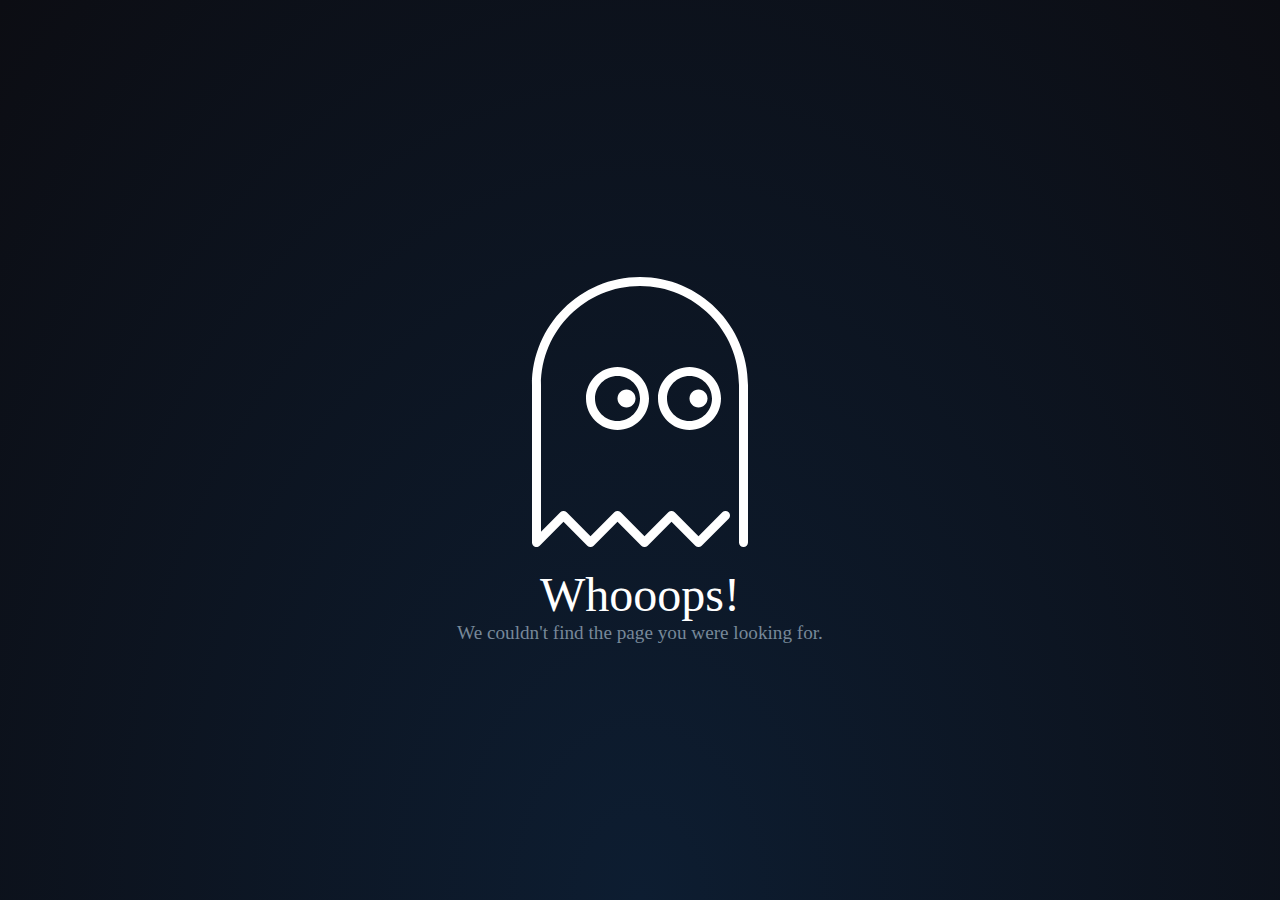
<file: 008/index.html>
<html>
  <head>
    <link rel="stylesheet" href="styles.css" />
  </head>
  <body>
    <div class="stars">
      <div class="star"></div>
      <div class="star"></div>
      <div class="star"></div>
      <div class="star"></div>
      <div class="star"></div>
      <div class="star"></div>
      <div class="star"></div>
      <div class="star"></div>
      <div class="star"></div>
      <div class="star"></div>
      <div class="star"></div>
      <div class="star"></div>
      <div class="star"></div>
      <div class="star"></div>
      <div class="star"></div>
      <div class="star"></div>
      <div class="star"></div>
      <div class="star"></div>
      <div class="star"></div>
      <div class="star"></div>
      <div class="star"></div>
      <div class="star"></div>
      <div class="star"></div>
      <div class="star"></div>
      <div class="star"></div>
      <div class="star"></div>
      <div class="star"></div>
      <div class="star"></div>
      <div class="star"></div>
      <div class="star"></div>
      <div class="star"></div>
      <div class="star"></div>
      <div class="star"></div>
      <div class="star"></div>
      <div class="star"></div>
      <div class="star"></div>
      <div class="star"></div>
      <div class="star"></div>
      <div class="star"></div>
      <div class="star"></div>
      <div class="star"></div>
      <div class="star"></div>
      <div class="star"></div>
      <div class="star"></div>
      <div class="star"></div>
      <div class="star"></div>
      <div class="star"></div>
      <div class="star"></div>
      <div class="star"></div>
      <div class="star"></div>
    </div>
    
    <div class="image">
      <svg
        version="1.1"
        id="Layer_1"
        xmlns="http://www.w3.org/2000/svg"
        xmlns:xlink="http://www.w3.org/1999/xlink"
        x="0px"
        y="0px"
        viewBox="0 0 512.002 512.002"
        style="enable-background: new 0 0 512.002 512.002"
        xml:space="preserve"
      >
        <g>
          <g>
            <g>
              <path
                d="M366.934,247.467c9.412,0,17.067-7.654,17.067-17.067c0-9.412-7.654-17.067-17.067-17.067
				c-9.412,0-17.067,7.654-17.067,17.067C349.868,239.812,357.522,247.467,366.934,247.467z"
              />
              <path
                d="M256.001,0c-112.922,0-204.8,91.878-204.8,204.8v298.667c0,3.447,2.082,6.562,5.265,7.885
				c1.058,0.435,2.167,0.648,3.268,0.648c2.219,0,4.403-0.87,6.033-2.5l45.167-45.167l45.167,45.167
				c3.337,3.337,8.73,3.337,12.066,0l45.167-45.167l45.167,45.167c3.337,3.337,8.73,3.337,12.066,0l45.167-45.167l45.167,45.167
				c3.336,3.337,8.73,3.337,12.066,0l51.2-51.2c3.337-3.336,3.337-8.73,0-12.066c-3.336-3.337-8.73-3.337-12.066,0l-45.167,45.167
				l-45.167-45.167c-3.337-3.337-8.73-3.337-12.066,0l-45.167,45.167l-45.167-45.167c-3.337-3.337-8.73-3.337-12.066,0
				l-45.167,45.167l-45.167-45.167c-3.337-3.337-8.73-3.337-12.066,0l-36.634,36.634V204.8
				c0-103.518,84.215-187.733,187.733-187.733S443.734,101.282,443.734,204.8v298.667c0,4.71,3.814,8.533,8.533,8.533
				s8.533-3.823,8.533-8.533V204.8C460.801,91.878,368.923,0,256.001,0z"
              />
              <path
                d="M213.334,170.667c-32.939,0-59.733,26.795-59.733,59.733s26.795,59.733,59.733,59.733s59.733-26.795,59.733-59.733
				S246.273,170.667,213.334,170.667z M213.334,273.067c-23.526,0-42.667-19.14-42.667-42.667c0-23.526,19.14-42.667,42.667-42.667
				c23.526,0,42.667,19.14,42.667,42.667C256.001,253.926,236.861,273.067,213.334,273.067z"
              />
              <path
                d="M230.401,213.333c-9.412,0-17.067,7.654-17.067,17.067c0,9.412,7.654,17.067,17.067,17.067
				c9.412,0,17.067-7.654,17.067-17.067C247.468,220.988,239.813,213.333,230.401,213.333z"
              />
              <path
                d="M290.134,230.4c0,32.939,26.803,59.733,59.733,59.733c32.93,0,59.733-26.795,59.733-59.733s-26.803-59.733-59.733-59.733
				C316.938,170.667,290.134,197.461,290.134,230.4z M392.534,230.4c0,23.526-19.14,42.667-42.667,42.667
				c-23.526,0-42.667-19.14-42.667-42.667c0-23.526,19.14-42.667,42.667-42.667C373.394,187.733,392.534,206.874,392.534,230.4z"
              />
            </g>
          </g>
        </g>
        <g></g>
        <g></g>
        <g></g>
        <g></g>
        <g></g>
        <g></g>
        <g></g>
        <g></g>
        <g></g>
        <g></g>
        <g></g>
        <g></g>
        <g></g>
        <g></g>
        <g></g>
      </svg>
    </div>
    <div class="title">
      Whooops!
    </div>
    <div class="subtitle">
      We couldn't find the page you were looking for.
    </div>
  </body>
</html>
</file>
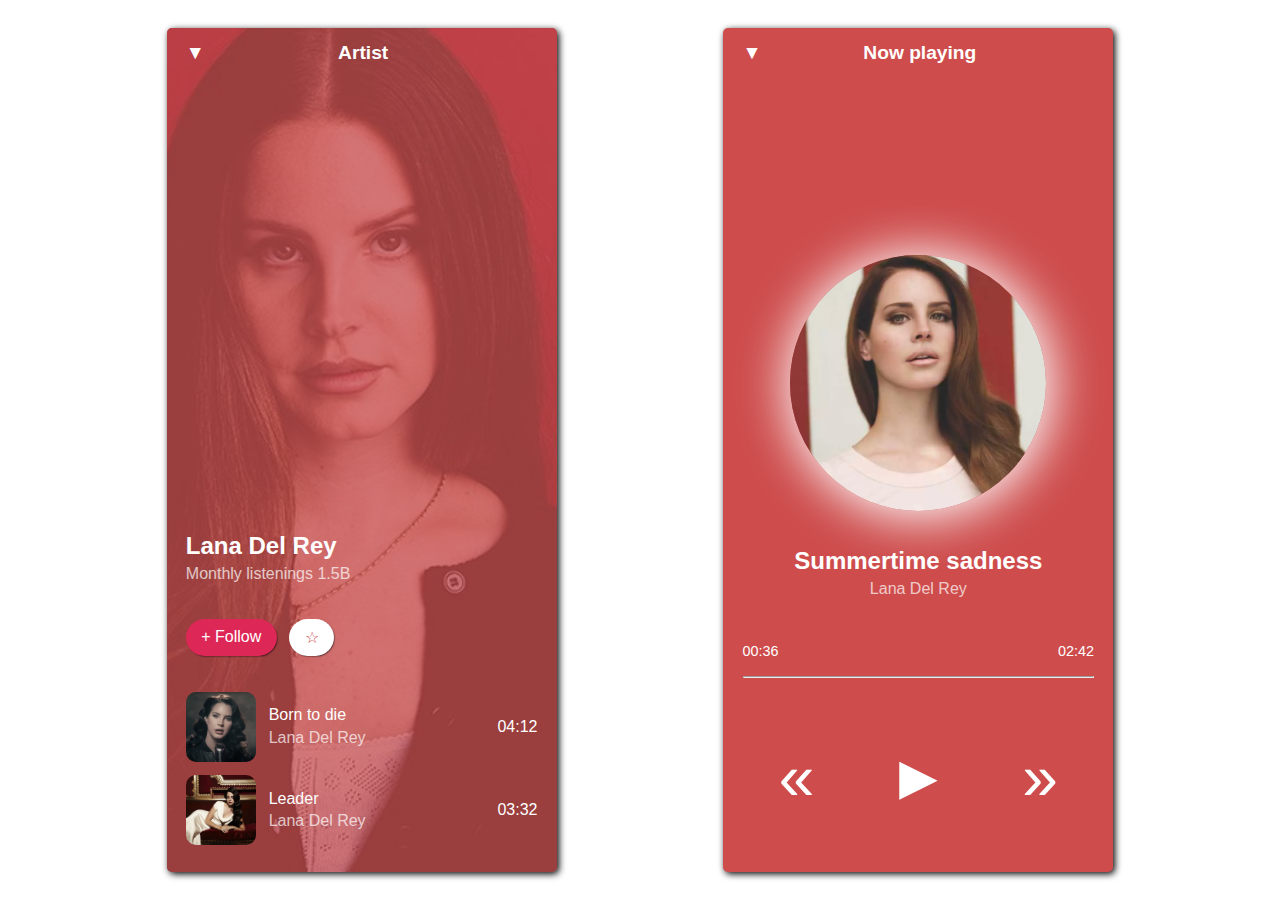
<file: 009/index.html>
<html>
  <head>
    <link rel="stylesheet" href="styles.css" />
  </head>
  <body>
    <div class="artist">
      <div class="artist-photo-background">
        <div class="layer"></div>
      </div>
      <div class="content">
        <div class="navbar">
          <div>&#9660;</div>
          <div>Artist</div>
          <div>&nbsp;&nbsp;&nbsp;</div>
        </div>
        <div class="bottom-content">
          <div class="title">Lana Del Rey</div>
          <div class="subtitle">Monthly listenings 1.5B</div>
          <div class="buttons">
            <div class="button follow">+ Follow</div>
            <div class="button save">&#9734;</div>
          </div>
          <div class="songs">
            <div class="songs-left">
              <div
                class="image"
                style="background-image: url(./photo3.jpeg)"
              ></div>
              <div class="name">
                <div class="title-song">Born to die</div>
                <div class="subtitle">Lana Del Rey</div>
              </div>
            </div>
            <div class="songs-right">04:12</div>
          </div>
          <div class="songs">
            <div class="songs-left">
              <div
                class="image"
                style="background-image: url(./photo4.jpeg)"
              ></div>
              <div class="name">
                <div class="title-song">Leader</div>
                <div class="subtitle">Lana Del Rey</div>
              </div>
            </div>
            <div class="songs-right">03:32</div>
          </div>
        </div>
      </div>
    </div>

    <div class="song">
      <div class="content">
        <div class="navbar">
          <div>&#9660;</div>
          <div>Now playing</div>
          <div>&nbsp;&nbsp;&nbsp;</div>
        </div>
        <div class="bottom-content">
          <img src="./photo2.png" alt="" class="song-photo" />
          <div class="title">Summertime sadness</div>
          <div class="subtitle">Lana Del Rey</div>
          <div class="time">
            <div>00:36</div>
            <div>02:42</div>
          </div>
          <div class="bar">
            <hr />
          </div>
          <div class="player">
            <div>&#171;</div>
            <div>&#9658;</div>
            <div>&#187;</div>
          </div>
        </div>
      </div>
    </div>
  </body>
</html>
</file>
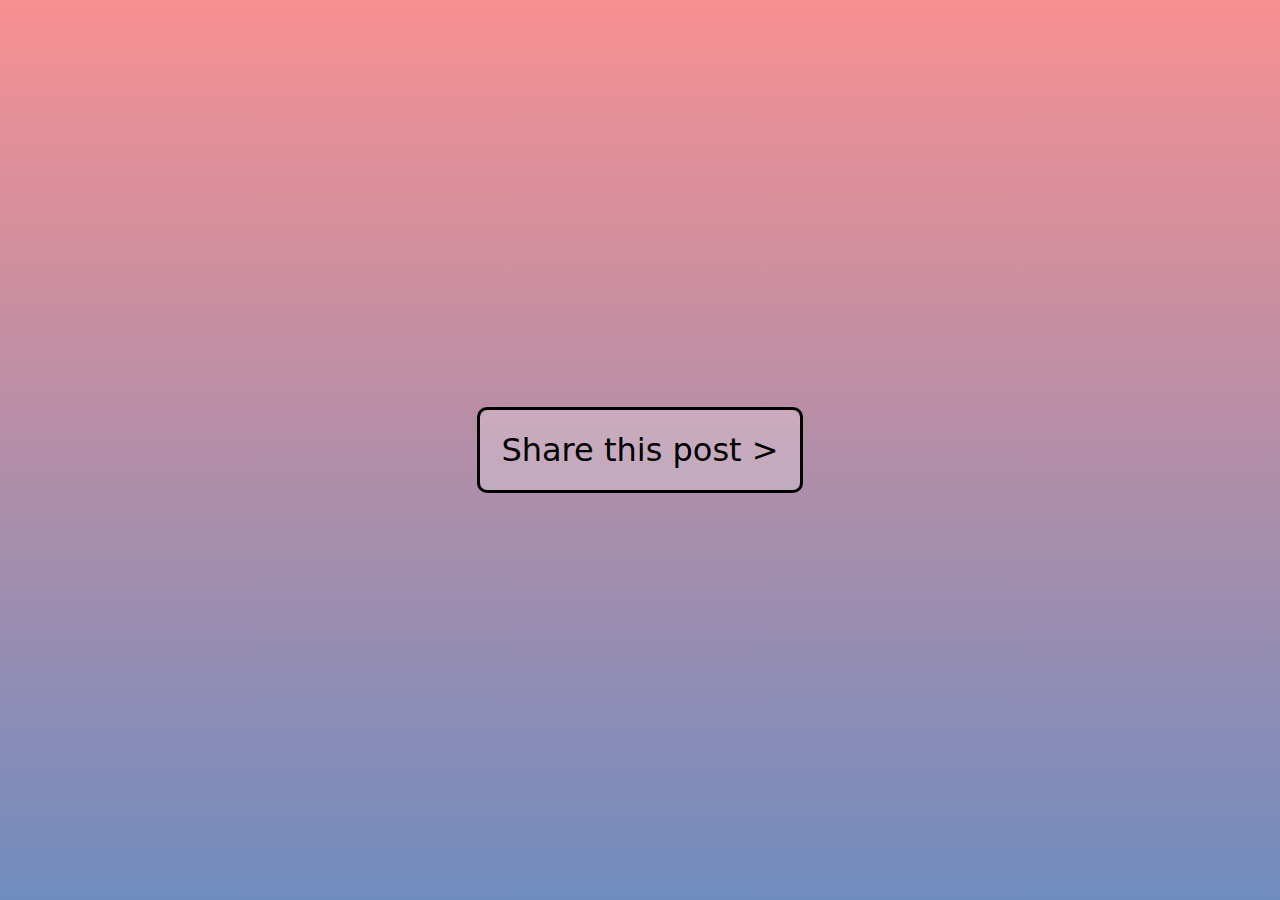
<file: 010/index.html>
<html>
  <head>
    <link rel="stylesheet" href="styles.css" />
  </head>
  <body>
    <div class="wrapper">
      <div class="share">Share this post ></div>
      <div class="socials">
        <div class="icon facebook"></div>
        <div class="icon instagram"></div>
        <div class="icon linkedin"></div>
        <div class="icon link"></div>
      </div>
    </div>
  </body>
</html>
</file>
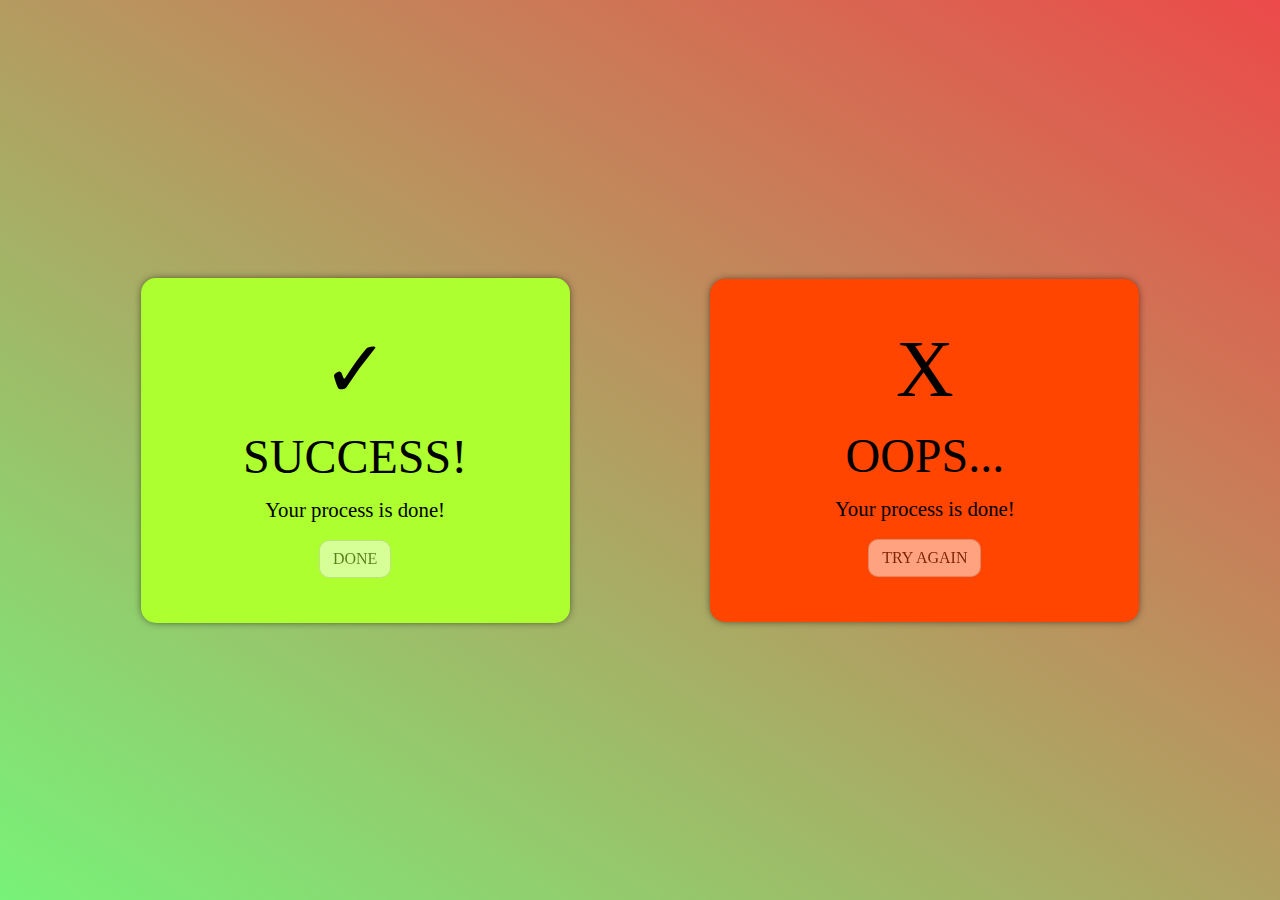
<file: 011/index.html>
<html>
  <head>
    <link rel="stylesheet" href="styles.css" />
  </head>
  <body>
    <div class="success">
      <div class="icon">&#10003;</div>
      <div class="title">Success!</div>
      <div class="subtitle">Your process is done!</div>
      <div class="button">Done</div>
    </div>
    <div class="fail">
      <div class="icon">&#120;</div>
      <div class="title">Oops...</div>
      <div class="subtitle">Your process is done!</div>
      <div class="button">Try again</div>
    </div>
  </body>
</html>
</file>
<file: 001/styles.css>
body {
  background: linear-gradient(50deg, #f0f0f2, #c2bbc2);
  font-family: system-ui;
  display: flex;
  justify-content: center;
}

.content1 {
  display: flex;
  flex-flow: row;
  margin: 5vh 5vw;
  box-shadow: 0 0px 6px -3px #737690;
  min-height: 75vh;
  width: 70vw;
  border-radius: 3px;
}

.content1 .left-side {
  background: #dbdce1;
  display: flex;
  padding: 5vh 5vw;
  flex-flow: column;
}

.content1 .left-side .paw-icon {
  width: 50px;
  background: #f0f0f2;
  padding: 10px;
  height: 50px;
  border-radius: 50%;
  box-shadow: 0 0 3px 0 #ffffff;
  margin: 0 0 10vh 0;
  transform: rotate(-30deg);
}

.content1 .left-side .paw-icon g {
    fill: #737690;
}

.content1 .left-side .title {
  font-weight: bold;
  font-size: 1.5rem;
  color: #737690;
}

.content1 .left-side ul {
  padding: 0;
  font-weight: bold;
  color: #737690;
}

.content1 .left-side ul li {
  padding: 1vh 0;
}

.content1 .left-side ul li::marker {
  color: #737690;
}

.content1 .right-side {
  display: flex;
  flex-flow: column;
}

.content1 .right-side .upper-side {
  background: #f0f0f2;
  display: flex;
  padding: 5vh 5vw;
  height: 100%;
  flex-flow: column;
}

.content1 .right-side .upper-side .title {
  font-size: 2rem;
  font-weight: bold;
  color: #737690;
  padding-bottom: 5vh;
}

.content1 .right-side .upper-side .form {
  display: flex;
  flex-flow: column;
}

.content1 .right-side .upper-side .form label {
  font-weight: bold;
  color: #737690;
  margin: 5px;
}

.content1 .right-side .upper-side .form input {
  border: 1px solid #c6c6c9;
  padding: 8px;
  background: #ffffff;
  border-radius: 3px;
}

.content1 .right-side .upper-side .form .email,
.password-first,
.password-confirm {
  display: flex;
  flex-flow: column;
}

.content1 .right-side .upper-side .form .password {
  display: flex;
  flex-flow: row;
  padding: 2vh 0 3vh 0;
}

.content1 .right-side .upper-side .form .password .password-first {
  margin-right: 5vw;
}

.content1 .right-side .upper-side .form .terms {
    display: flex;
    flex-flow: row;
    align-items: center;
}

.content1 .right-side .upper-side .form .terms label {
  font-weight: normal;
  color: #c6c6c9;
}

.content1 .right-side .upper-side .form .terms ::placeholder {
  color: #c6c6c9;
}

.content1 .right-side .lower-side {
  background: #ffffff;
  display: flex;
  align-items: center;
  justify-content: space-between;
  flex-flow: row;
  padding: 3vh 5vw;
}

.content1 .right-side .lower-side .link {
  color: #c6c6c9;
}

.content1 .right-side .lower-side .sign-up {
    background: #737690;
    font-weight: bold;
    border-radius: 15px;
    color: white;
    border: none;
    padding: 10px 20px;
}
</file>
<file: 002/styles.css>
body {
  text-transform: uppercase;
  display: flex;
  justify-content: center;
  align-items: center;
  background: url(background.png);
  background-position: center;
  background-size: cover;
}

.content {
  width: 40vw;
  height: 30vh;
  justify-content: space-between;
  border-radius: 15px;
  padding: 2vh 2vw;
  display: flex;
  flex-flow: column;
  color: rgba(73, 45, 21, 0.72);
  text-decoration: none;
  text-shadow: 1px 1px 0 #ffffff;
  box-shadow: 2px 2px 0.5em rgba(155, 122, 89, 0.55),
    inset 1px 1px 0 rgba(255, 255, 255, 0.9),
    inset -1px -1px 0 rgba(0, 0, 0, 0.5);
  border: 1px solid #deca45;
  background: -moz-linear-gradient(
    -72deg,
    #ffc373,
    #ffffff 16%,
    #ffc373 21%,
    #ffffff 24%,
    #a17434 27%,
    #ffc373 36%,
    #ffffff 45%,
    #ffffff 60%,
    #ffc373 72%,
    #ffffff 80%,
    #ffc373 84%,
    #a17434
  );
  background: -webkit-linear-gradient(
    -72deg,
    #ffc373,
    #ffffff 16%,
    #ffc373 21%,
    #ffffff 24%,
    #a17434 27%,
    #ffc373 36%,
    #ffffff 45%,
    #ffffff 60%,
    #ffc373 72%,
    #ffffff 80%,
    #ffc373 84%,
    #a17434
  );
  background: -o-linear-gradient(
    -72deg,
    #ffc373,
    #ffffff 16%,
    #ffc373 21%,
    #ffffff 24%,
    #a17434 27%,
    #ffc373 36%,
    #ffffff 45%,
    #ffffff 60%,
    #ffc373 72%,
    #ffffff 80%,
    #ffc373 84%,
    #a17434
  );
  background: linear-gradient(
    -72deg,
    #ffc373,
    #ffffff 16%,
    #ffc373 21%,
    #ffffff 24%,
    #a17434 27%,
    #ffc373 36%,
    #ffffff 45%,
    #ffffff 60%,
    #ffc373 72%,
    #ffffff 80%,
    #ffc373 84%,
    #a17434
  );
  font-family: monospace;
  font-size: 1rem;
}

.content .bank-name {
  text-align: right;
}

.content .chip {
  display: flex;
  flex-flow: row;
  justify-content: space-between;
}

.content .chip .chip-img {
  width: auto;
  height: 60px;
}

.content .chip .mastercard {
  width: 50px;
  height: 35px;
}

.content .number {
  display: flex;
  flex-flow: row;
  font-size: 2rem;
}

.content .number .pair {
  padding-right: 7px;
  padding-right: 12px;
}

.content .personal-info {
  display: flex;
  flex-flow: row;
  justify-content: space-between;
}

.content .personal-info .name {
  display: flex;
  flex-flow: column;
}

.content .personal-info .name .label {
}

.content .personal-info .name .user-name {
  font-size: 1.2rem;
}

.content .personal-info .valid-date {
  display: flex;
  flex-flow: row;
  width: min-content;
}

.content .personal-info .valid-date .label {
  padding-right: 5px;
  font-size: 0.5rem;
}

.content .personal-info .valid-date .date {
  font-size: 1.3rem;
  line-height: 1.2rem;
}
</file>
<file: 003/styles.css>
body,
html {
  margin: 0;
  padding: 0;
  font-family: sans-serif;
}

.header {
  display: flex;
  flex-flow: column;
  background-color: #b42e3d;
  color: white;
}

.header .navbar {
  display: flex;
  flex-flow: row;
  padding: 3vh 3vw;
  justify-content: space-between;
}

.header .navbar .logo {
  height: 30px;
  width: auto;
}

.header .navbar .menu {
  display: flex;
  flex-flow: row;
}

.header .navbar .menu .menu-item {
  font-weight: bold;
  text-transform: capitalize;
  margin-left: 3rem;
}

.header .content {
  display: flex;
  width: 80vw;
  padding: 5vh 0;
  place-self: center;
  align-items: center;
}

.header .content .description {
  display: flex;
  flex-flow: column;
  margin-right: 5vw;
}

.header .content .description .title {
  font-size: 5rem;
  font-weight: bold;
  text-transform: capitalize;
  color: white;
  text-shadow: 5px 6px 1px #2a3247;
}

.header .content .description .subtitle {
  line-height: 1.5rem;
  margin: 3vh 0;
}

.header .content .description button {
  font-weight: bold;
  text-transform: capitalize;
  background: #2a3247;
  width: fit-content;
  border: none;
  padding: 1.5vh 1.5vw;
  color: white;
  border-radius: 3px;
}

.header .content img {
  width: 40vw;
  height: auto;
}

.custom-shape-divider-top-1638175933 {
  left: 0;
  width: 100%;
  overflow: hidden;
  line-height: 0;
}

.custom-shape-divider-top-1638175933 svg {
  position: relative;
  display: block;
  width: calc(186% + 1.3px);
  height: 207px;
}

.custom-shape-divider-top-1638175933 .shape-fill {
  fill: #b42e3d;
}

.features {
  display: flex;
  flex-flow: column;
  margin: 10vh 15vw;
  align-items: center;
  text-align: center;
}

.features .title {
  font-size: 2rem;
  padding-bottom: 2vh;
  color: #2a3247;
  font-weight: bold;
}

.features .description {
  color: #2a3247;
  line-height: 1.5rem;
}

.functions {
  display: flex;
  flex-flow: row;
  text-align: center;
  margin: 2vh 5vw;
}

.functions .card {
  padding: 2vh 1.6vw 7vh 1.6vw;
  text-align: -webkit-center;
}

.functions .card .icon {
  font-size: 3rem;
  background: #d07d86;
  display: flex;
  width: 70px;
  line-height: 0.5rem;
  border-radius: 50%;
  border: 8px solid #ead8da;
  height: 70px;
  align-items: center;
  margin-bottom: 2vh;
  place-content: center;
}

.functions .card .title {
  font-size: 1.2rem;
  padding-bottom: 1vh;
  color: #2a3247;
  font-weight: bold;
}

.functions .card .description {
  line-height: 1.5rem;
}

.product {
  display: flex;
  background: #ead8da;
  padding: 10vh 10vw;
  align-items: center;
  justify-content: center;
}

.product img {
  width: auto;
  height: 70vh;
}

.product .description {
  background: white;
  box-shadow: 0 0 8px #d07d86;
  margin-left: 8vw;
  padding: 5vh 3vw;
  width: 40vw;
  height: fit-content;
}

.product .description .title {
  font-size: 2rem;
  padding-bottom: 2vh;
  color: #2a3247;
  font-weight: bold;
}

.product .description .subtitle {
  color: #2a3247;
  line-height: 1.5rem;
}

.product .description ul {
  line-height: 2rem;
  color: #2a3247;
  font-weight: bold;
}
</file>
<file: 004/styles.css>
body {
  color: white;
  font-family: "Courier New", Courier, monospace;
  display: flex;
  align-items: center;
  background: repeating-linear-gradient(
    45deg,
    darkslategray,
    transparent 100px
  );
  justify-content: center;
}

.interface {
  background: darkslategray;
  height: 80vh;
  box-shadow: 0px 0px 18px 1px black;
  width: 30vw;
  border-radius: 20px;
  display: flex;
  padding: 3vh 2vw;
  flex-flow: column;
  justify-content: space-between;
}

.interface .mobile-toolbar {
  display: flex;
  flex-flow: row;
  justify-content: space-between;
  align-items: center;
}

.interface .mobile-toolbar .left {
}

.interface .mobile-toolbar .left .hour {
  font-size: small;
}

.interface .mobile-toolbar .right {
  align-items: center;
  display: flex;
  flex-flow: row;
}

.interface .mobile-toolbar .right .signal {
  fill: white;
  height: 15px;
}

.interface .mobile-toolbar .right .wifi {
  padding: 0 5px;
  height: 15px;
}

.interface .mobile-toolbar .right .battery {
  height: 25px;
  fill: white;
}

.interface .result {
  background: #0000000f;
  border-radius: 7px;
  padding: 10px;
  height: inherit;
  margin: 11px 0;
  display: flex;
  flex-flow: column;
  justify-content: center;
  place-items: flex-end;
}

.interface .result .result-calculation {
  font-weight: bold;
  font-size: xxx-large;
}

.interface .result .formula {
  color: lightsteelblue;
}

.interface .buttons {
  color: lightsteelblue;
  display: flex;
  flex-flow: wrap;
  align-items: center;
  place-content: center;
  text-align: center;
}

.interface .buttons .button {
  color: lightsteelblue;
  flex: 1 0 15%;
  box-shadow: 0px 0px 13px -5px black;
  border-radius: 12px;
  padding: 20px 8px;
  margin: 9px;
}

.interface .buttons .button.number {
  font-weight: bold;
}

.interface .buttons .button.erase {
}
</file>
<file: 006/styles.css>
body {
  margin: 0;
  padding: 0;
  line-height: 1.5rem;
}

.header-image {
  background: url("https://scontent.fotp3-3.fna.fbcdn.net/v/t39.30808-6/219169620_3366721436875765_552789327297447557_n.jpg?_nc_cat=102&ccb=1-5&_nc_sid=19026a&_nc_ohc=6bbZQg36Q3IAX8xmjqX&_nc_ht=scontent.fotp3-3.fna&oh=6bb75b127580dadb90c39de47400caa9&oe=61BAA231");
  background-size: cover;
  background-position: center;
  height: 30vh;
}

.sides {
  display: flex;
  flex-flow: row;
}

.sides .left-side {
  display: flex;
  flex-flow: column;
  text-align: center;
  align-items: center;
  padding: 0 3vw;
  width: 30vw;
}

.sides .left-side .profile-picture {
  background: url("https://scontent.fotp3-3.fna.fbcdn.net/v/t1.6435-9/108163650_2939416866272893_8193450164869008706_n.jpg?_nc_cat=108&ccb=1-5&_nc_sid=174925&_nc_ohc=ZRW7fLHdyPkAX-P3xbf&_nc_ht=scontent.fotp3-3.fna&oh=00_AT_xFdOdkJ9CBVl4xhwvLcCq-eRnNl1NiQH6RDoe5ioHMQ&oe=61DC0137");
  background-size: cover;
  background-position: center;
  width: 30vh;
  height: 30vh;
  border-radius: 50%;
  margin-top: -10vh;
  border: 5px solid white;
  margin-bottom: 2vh;
}

.sides .left-side .name {
  font-weight: bold;
  font-size: x-large;
}

.sides .left-side .occupation {
  opacity: 0.5;
}

.sides .left-side .email {
  opacity: 0.5;
}

.sides .left-side .social {
  display: flex;
  flex-flow: row;
  width: 100%;
  justify-content: space-evenly;
  padding: 2vh 0;
}

.sides .left-side .social .item {
  text-align: center;
}

.sides .left-side .social .item .number {
  font-weight: bold;
}

.sides .left-side .social .item .name {
  opacity: 0.5;
  font-weight: normal;
  font-size: unset;
}

.sides .left-side .description {
  font-family: monospace;
}

.sides .left-side hr {
  width: 60%;
  margin: 0 0 1.5vh 0;
  opacity: 0.5;
}

.sides .left-side .social-icons {
  display: flex;
  flex-flow: row;
}

.sides .left-side .social-icons img {
  width: 25px;
  height: auto;
  padding: 15px 10px;
}

.sides .right-side {
  display: flex;
  width: 100%;
  padding: 3vh 3vw;
  flex-flow: column;
}

.sides .right-side .row {
  display: flex;
  flex-flow: row;
  justify-content: space-between;
  padding: 0 0 3vh 0;
}

.sides .right-side .row .titles {
  font-weight: bold;
  display: flex;
  opacity: 0.5;;
  text-transform: uppercase;
  flex-flow: row;
  align-items: center;
}

.sides .right-side .row .titles .title {
  padding-right: 1vw;
}

.sides .right-side .row .button {
  color: white;
  text-transform: uppercase;
  background: lightgray;
  height: fit-content;
  padding: 1vh 3vw;
  font-weight: bold;
}

.sides .right-side .images {
  display: flex;
  flex-flow: wrap;
}

.sides .right-side .images div {
  flex: 1 1 30%;
  height: 30vh;
  margin: 5px;
  background-size: cover !important;
  background-position: center !important;
}
</file>
<file: 007/styles.css>
body {
  margin: 0;
  background: lightgray;
  padding: 0;
  line-height: 1.5rem;
  font-family: sans-serif;
  display: flex;
  align-items: center;
  place-content: center;
}

.content {
  background: white;
  height: 70vh;
  width: 50vw;
  padding: 15px 25px;
  border-radius: 10px;
  width: 250px;
  box-shadow: 0px 0px 14px -6px black;
}

.title {
  font-weight: bold;
  font-size: x-large;
  padding: 10px 0;
}

.image {
  margin-right: 10px;
}

.action {
  margin-left: auto;
}

.custom-row {
  display: flex;
  font-size: smaller;
  font-weight: bold;
  cursor: pointer;
  padding: 12px 0;
  flex-flow: row;
  align-items: center;
}

.text {
  font-size: smaller;
  font-weight: bold;
}

.image svg {
  width: 25px;
}

.action svg {
  width: 12px;
}

.subtitle {
  font-weight: bold;
  padding: 7px 0;
}
</file>
<file: 008/styles.css>
body {
  margin: 0;
  padding: 0;
  display: flex;
  align-items: center;
  place-content: center;
  height: 100%;
  flex-flow: column;
}

svg {
  height: 30vh;
  padding: 20px;
}

.title {
  font-size: xxx-large;
  color: white;
}

.subtitle {
  font-size: larger;
  color: lightslategrey;
}

body {
  display: flex;
  justify-content: center;
  align-items: center;
  min-height: 100vh;
  background: radial-gradient(ellipse at bottom, #0d1d31 0%, #0c0d13 100%);
  overflow: hidden;
}

.stars {
  position: fixed;
  top: 0;
  left: 0;
  width: 100%;
  height: 120%;
  transform: rotate(-45deg);
}

.image svg path {
  fill: white;
}

.star {
  --star-color: white;
  --star-tail-length: 6em;
  --star-tail-height: 2px;
  --star-width: calc(var(--star-tail-length) / 6);
  --fall-duration: 9s;
  --tail-fade-duration: var(--fall-duration);
  position: absolute;
  top: var(--top-offset);
  left: 0;
  width: var(--star-tail-length);
  height: var(--star-tail-height);
  color: var(--star-color);
  background: linear-gradient(45deg, currentColor, transparent);
  border-radius: 50%;
  filter: drop-shadow(0 0 6px currentColor);
  transform: translate3d(104em, 0, 0);
  animation: fall var(--fall-duration) var(--fall-delay) linear infinite, tail-fade var(--tail-fade-duration) var(--fall-delay) ease-out infinite;
}
@media screen and (max-width: 750px) {
  .star {
    animation: fall var(--fall-duration) var(--fall-delay) linear infinite;
  }
}
.star:nth-child(1) {
  --star-tail-length: 5.04em;
  --top-offset: 45.57vh;
  --fall-duration: 11.801s;
  --fall-delay: 8.365s;
}
.star:nth-child(2) {
  --star-tail-length: 7.25em;
  --top-offset: 73.17vh;
  --fall-duration: 9.062s;
  --fall-delay: 3.849s;
}
.star:nth-child(3) {
  --star-tail-length: 5.85em;
  --top-offset: 54.8vh;
  --fall-duration: 6.764s;
  --fall-delay: 5.183s;
}
.star:nth-child(4) {
  --star-tail-length: 6.28em;
  --top-offset: 63.26vh;
  --fall-duration: 7.88s;
  --fall-delay: 0.217s;
}
.star:nth-child(5) {
  --star-tail-length: 6.87em;
  --top-offset: 57.84vh;
  --fall-duration: 9.019s;
  --fall-delay: 3.299s;
}
.star:nth-child(6) {
  --star-tail-length: 5.09em;
  --top-offset: 26.1vh;
  --fall-duration: 7.055s;
  --fall-delay: 4.526s;
}
.star:nth-child(7) {
  --star-tail-length: 7.45em;
  --top-offset: 89.54vh;
  --fall-duration: 9.932s;
  --fall-delay: 6.012s;
}
.star:nth-child(8) {
  --star-tail-length: 5.44em;
  --top-offset: 98.18vh;
  --fall-duration: 6.102s;
  --fall-delay: 4.853s;
}
.star:nth-child(9) {
  --star-tail-length: 7.1em;
  --top-offset: 73.71vh;
  --fall-duration: 9.111s;
  --fall-delay: 1.572s;
}
.star:nth-child(10) {
  --star-tail-length: 6.16em;
  --top-offset: 66.11vh;
  --fall-duration: 6.478s;
  --fall-delay: 7.17s;
}
.star:nth-child(11) {
  --star-tail-length: 6.6em;
  --top-offset: 64.17vh;
  --fall-duration: 7.434s;
  --fall-delay: 2.435s;
}
.star:nth-child(12) {
  --star-tail-length: 6.53em;
  --top-offset: 21.36vh;
  --fall-duration: 10.591s;
  --fall-delay: 0.634s;
}
.star:nth-child(13) {
  --star-tail-length: 6.14em;
  --top-offset: 93.45vh;
  --fall-duration: 8.563s;
  --fall-delay: 2.566s;
}
.star:nth-child(14) {
  --star-tail-length: 5.12em;
  --top-offset: 13.03vh;
  --fall-duration: 10.326s;
  --fall-delay: 8.438s;
}
.star:nth-child(15) {
  --star-tail-length: 5.18em;
  --top-offset: 34.16vh;
  --fall-duration: 7.632s;
  --fall-delay: 6.774s;
}
.star:nth-child(16) {
  --star-tail-length: 5.65em;
  --top-offset: 38.28vh;
  --fall-duration: 6.705s;
  --fall-delay: 1.044s;
}
.star:nth-child(17) {
  --star-tail-length: 5.59em;
  --top-offset: 88.25vh;
  --fall-duration: 8.69s;
  --fall-delay: 7.252s;
}
.star:nth-child(18) {
  --star-tail-length: 5.46em;
  --top-offset: 31.02vh;
  --fall-duration: 11.238s;
  --fall-delay: 7.975s;
}
.star:nth-child(19) {
  --star-tail-length: 6em;
  --top-offset: 32.08vh;
  --fall-duration: 8.437s;
  --fall-delay: 4.239s;
}
.star:nth-child(20) {
  --star-tail-length: 6.05em;
  --top-offset: 4.11vh;
  --fall-duration: 11.676s;
  --fall-delay: 1.131s;
}
.star:nth-child(21) {
  --star-tail-length: 6.18em;
  --top-offset: 57.58vh;
  --fall-duration: 6.893s;
  --fall-delay: 6.592s;
}
.star:nth-child(22) {
  --star-tail-length: 6.58em;
  --top-offset: 16vh;
  --fall-duration: 11.749s;
  --fall-delay: 0.791s;
}
.star:nth-child(23) {
  --star-tail-length: 7.18em;
  --top-offset: 85.29vh;
  --fall-duration: 10.192s;
  --fall-delay: 3.798s;
}
.star:nth-child(24) {
  --star-tail-length: 5.56em;
  --top-offset: 3.95vh;
  --fall-duration: 7.047s;
  --fall-delay: 5.509s;
}
.star:nth-child(25) {
  --star-tail-length: 7.26em;
  --top-offset: 78.88vh;
  --fall-duration: 7.093s;
  --fall-delay: 6.251s;
}
.star:nth-child(26) {
  --star-tail-length: 6.35em;
  --top-offset: 37.64vh;
  --fall-duration: 11.325s;
  --fall-delay: 6.479s;
}
.star:nth-child(27) {
  --star-tail-length: 7.4em;
  --top-offset: 15.63vh;
  --fall-duration: 10.04s;
  --fall-delay: 0.753s;
}
.star:nth-child(28) {
  --star-tail-length: 6.72em;
  --top-offset: 71.68vh;
  --fall-duration: 6.683s;
  --fall-delay: 0.662s;
}
.star:nth-child(29) {
  --star-tail-length: 6.46em;
  --top-offset: 80.74vh;
  --fall-duration: 9.885s;
  --fall-delay: 4.255s;
}
.star:nth-child(30) {
  --star-tail-length: 5.53em;
  --top-offset: 1.26vh;
  --fall-duration: 8.449s;
  --fall-delay: 4.088s;
}
.star:nth-child(31) {
  --star-tail-length: 7.1em;
  --top-offset: 15.16vh;
  --fall-duration: 10.25s;
  --fall-delay: 4.784s;
}
.star:nth-child(32) {
  --star-tail-length: 6.42em;
  --top-offset: 95.82vh;
  --fall-duration: 7.601s;
  --fall-delay: 4.301s;
}
.star:nth-child(33) {
  --star-tail-length: 6.53em;
  --top-offset: 86.99vh;
  --fall-duration: 6.256s;
  --fall-delay: 2.03s;
}
.star:nth-child(34) {
  --star-tail-length: 5.25em;
  --top-offset: 46.64vh;
  --fall-duration: 11.785s;
  --fall-delay: 0.847s;
}
.star:nth-child(35) {
  --star-tail-length: 6.37em;
  --top-offset: 24.42vh;
  --fall-duration: 10.172s;
  --fall-delay: 4.833s;
}
.star:nth-child(36) {
  --star-tail-length: 5.45em;
  --top-offset: 17.59vh;
  --fall-duration: 6.256s;
  --fall-delay: 0.945s;
}
.star:nth-child(37) {
  --star-tail-length: 6.58em;
  --top-offset: 58.74vh;
  --fall-duration: 6.096s;
  --fall-delay: 1.978s;
}
.star:nth-child(38) {
  --star-tail-length: 5.23em;
  --top-offset: 88.82vh;
  --fall-duration: 6.519s;
  --fall-delay: 3.231s;
}
.star:nth-child(39) {
  --star-tail-length: 6.71em;
  --top-offset: 38.15vh;
  --fall-duration: 11.078s;
  --fall-delay: 8.847s;
}
.star:nth-child(40) {
  --star-tail-length: 6.66em;
  --top-offset: 94.24vh;
  --fall-duration: 8.833s;
  --fall-delay: 7.257s;
}
.star:nth-child(41) {
  --star-tail-length: 6.97em;
  --top-offset: 88.26vh;
  --fall-duration: 10.638s;
  --fall-delay: 7.514s;
}
.star:nth-child(42) {
  --star-tail-length: 6.81em;
  --top-offset: 78.09vh;
  --fall-duration: 10.942s;
  --fall-delay: 8.245s;
}
.star:nth-child(43) {
  --star-tail-length: 6.85em;
  --top-offset: 16.23vh;
  --fall-duration: 10.799s;
  --fall-delay: 2.021s;
}
.star:nth-child(44) {
  --star-tail-length: 5.75em;
  --top-offset: 50.82vh;
  --fall-duration: 8.684s;
  --fall-delay: 1.96s;
}
.star:nth-child(45) {
  --star-tail-length: 5.72em;
  --top-offset: 73.38vh;
  --fall-duration: 9.41s;
  --fall-delay: 3.297s;
}
.star:nth-child(46) {
  --star-tail-length: 5.05em;
  --top-offset: 0.2vh;
  --fall-duration: 11.671s;
  --fall-delay: 2.45s;
}
.star:nth-child(47) {
  --star-tail-length: 6.97em;
  --top-offset: 0.59vh;
  --fall-duration: 8.364s;
  --fall-delay: 8.06s;
}
.star:nth-child(48) {
  --star-tail-length: 6.14em;
  --top-offset: 1.91vh;
  --fall-duration: 11.608s;
  --fall-delay: 4.475s;
}
.star:nth-child(49) {
  --star-tail-length: 6.05em;
  --top-offset: 71.46vh;
  --fall-duration: 10.326s;
  --fall-delay: 9.112s;
}
.star:nth-child(50) {
  --star-tail-length: 5.8em;
  --top-offset: 55.86vh;
  --fall-duration: 7.453s;
  --fall-delay: 4.045s;
}
.star::before, .star::after {
  position: absolute;
  content: "";
  top: 0;
  left: calc(var(--star-width) / -2);
  width: var(--star-width);
  height: 100%;
  background: linear-gradient(45deg, transparent, currentColor, transparent);
  border-radius: inherit;
  animation: blink 2s linear infinite;
}
.star::before {
  transform: rotate(45deg);
}
.star::after {
  transform: rotate(-45deg);
}

@keyframes fall {
  to {
    transform: translate3d(-30em, 0, 0);
  }
}
@keyframes tail-fade {
  0%, 50% {
    width: var(--star-tail-length);
    opacity: 1;
  }
  70%, 80% {
    width: 0;
    opacity: 0.4;
  }
  100% {
    width: 0;
    opacity: 0;
  }
}
@keyframes blink {
  50% {
    opacity: 0.6;
  }
}
</file>
<file: 009/styles.css>
body {
  margin: 0;
  padding: 0;
  display: flex;
  align-items: center;
  place-content: center;
  height: 100%;
  flex-flow: column;
  display: flex;
  flex-flow: row;
  justify-content: space-evenly;
  font-family: sans-serif;
  color: white;
}

.artist,
.song {
  width: 390px;
  height: 844px;
  box-shadow: 2px 2px 7px black;
  border-radius: 5px;
}

.artist {
  position: relative;
}

.artist .artist-photo-background {
  background-image: url(./photo1.jpeg);
  position: relative;
  width: 100%;
  height: 100%;
  background-repeat: no-repeat;
  background-size: cover;
  background-position: center;
  border-radius: 5px;
}

.artist .artist-photo-background .layer {
  background-color: rgb(206 76 76 / 70%);
  position: absolute;
  top: 0;
  left: 0;
  width: 100%;
  height: 100%;
  border-radius: 5px;
}

.song {
  background-color: rgb(206 76 76);
}

.content {
  width: -webkit-fill-available;
  padding: 1.5vh 1.5vw;
  display: flex;
  flex-flow: column;
  align-items: center;
  height: -webkit-fill-available;
  justify-content: space-between;
}

.content .navbar {
  display: flex;
  flex-flow: row;
  justify-content: space-between;
  font-size: larger;
  font-weight: bold;
  color: white;
  width: -webkit-fill-available;
}

.content .bottom-content {
  width: 100%;
}

.artist .content .bottom-content .songs {
  margin-bottom: 1.5vh;
  display: flex;
  flex-flow: row;
  align-items: center;
  justify-content: space-between;
}

.artist .content .bottom-content .songs .songs-left {
  display: flex;
  flex-flow: row;
  align-items: center;
}

.artist .content .bottom-content .songs .songs-left .image {
  width: 70px;
  height: 70px;
  background-position: center;
  background-size: cover;
  border-radius: 10px;
}

.artist .content .bottom-content .songs .songs-left .name {
  padding-left: 1vw;
}

.song .content .bottom-content {
  display: flex;
  flex-flow: column;
  align-items: center;
}

.content .bottom-content .title {
  font-weight: bold;
  padding-top: 4vh;
  font-size: 1.5rem;
}

.content .bottom-content .subtitle {
  opacity: 0.7;
  padding-top: 0.5vh;
}

.content .bottom-content .buttons {
  display: flex;
  flex-flow: row;
  margin: 4vh 0;
}

.content .bottom-content .buttons .button {
  padding: 1vh 1.2vw;
  border-radius: 20px;
  box-shadow: 1px 1px 2px -1px black;
}

.content .bottom-content .buttons .button.follow {
  background-color: rgb(221 40 87);
  color: white;
  margin-right: 1vw;
}

.content .bottom-content .buttons .button.save {
  color: rgb(206 76 76);
  background-color: white;
}

.artist .content {
  position: absolute;
  top: 0;
  width: -webkit-fill-available;
}

.song .content .bottom-content .song-photo {
  border-radius: 50%;
  width: 20vw;
  box-shadow: 2px 2px 50px 5px white;
}

.song .content .bottom-content .time {
  display: flex;
  flex-flow: row;
  justify-content: space-between;
  width: -webkit-fill-available;
  padding: 5vh 0 0 0;
  font-size: 0.9rem;
}

.song .content .bottom-content .bar {
  padding: 1vh 0 5vh 0;
  width: -webkit-fill-available;
}

.song .content .bottom-content .player {
  width: -webkit-fill-available;
  padding: 1vh 0 5vh 0;
}

.song .content .bottom-content .player {
  display: flex;
  flex-flow: row;
  justify-content: space-around;
  width: -webkit-fill-available;
  font-size: 4rem;
  padding-bottom: 5vh;
}
</file>
<file: 010/styles.css>
body {
  margin: 0;
  padding: 0;
  display: flex;
  align-items: center;
  place-content: center;
  height: 100%;
  flex-flow: column;
  background: linear-gradient(#f79091, #708cbf);
}

.wrapper:hover .share {
  display: none;
}

.wrapper:hover .socials {
  display: inline-flex;
}

.wrapper .share,
.socials {
  border: 3px solid black;
  height: 60px;
  align-items: center;
  padding: 10px;
  min-width: 300px;
  justify-content: center;
  border-radius: 10px;
  background-color: #ffffff40;
}

.share,
.icon {
  cursor: pointer;
}

.share {
  display: flex;
  font-size: 2rem;
  font-family: system-ui;
}

.socials {
  display: flex;
  flex-flow: row;
  display: none;
}

.socials .icon {
  width: 50px;
  height: 50px;
  background-size: cover !important;
  background-position: center !important;
  margin: 10px;
}

.socials .icon.facebook {
  background: url("https://upload.wikimedia.org/wikipedia/commons/thumb/0/05/Facebook_Logo_%282019%29.png/800px-Facebook_Logo_%282019%29.png");
}

.socials .icon.instagram {
  background: url("https://upload.wikimedia.org/wikipedia/commons/thumb/5/58/Instagram-Icon.png/1200px-Instagram-Icon.png");
}

.socials .icon.linkedin {
  background: url("https://upload.wikimedia.org/wikipedia/commons/thumb/c/ca/LinkedIn_logo_initials.png/640px-LinkedIn_logo_initials.png");
}

.socials .icon.link {
  background: url("https://cdn2.iconfinder.com/data/icons/pittogrammi/142/95-512.png");
}
</file>
<file: 011/styles.css>
body {
  margin: 0;
  padding: 0;
  display: flex;
  align-items: center;
  place-content: center;
  height: 100%;
  flex-flow: row;
  justify-content: space-evenly;
  background: linear-gradient(213deg, #ec4a4a, #78f278);
}

.success {
  background-color: greenyellow;
}

.fail {
  background-color: orangered;
}

.success,
.fail {
  display: flex;
  flex-flow: column;
  align-items: center;
  padding: 5vh 7vw;
  border-radius: 15px;
  box-shadow: 0px 0px 10px -3px black;
  min-width: 250px;
}

.icon {
  font-size: 5rem;
  text-transform: uppercase;
}

.title {
  text-transform: uppercase;
  font-size: 3rem;
  padding: 1.5vh 0;
}

.subtitle {
  font-size: 1.3rem;
}

.button {
  text-transform: uppercase;
  padding: 1vh 1vw;
  filter: opacity(0.5);
  background-color: white;
  border-radius: 10px;
  margin-top: 2vh;
  border: 1px solid #00000038;
  cursor: pointer;
}

.button:hover {
  filter: none;
}
</file>
